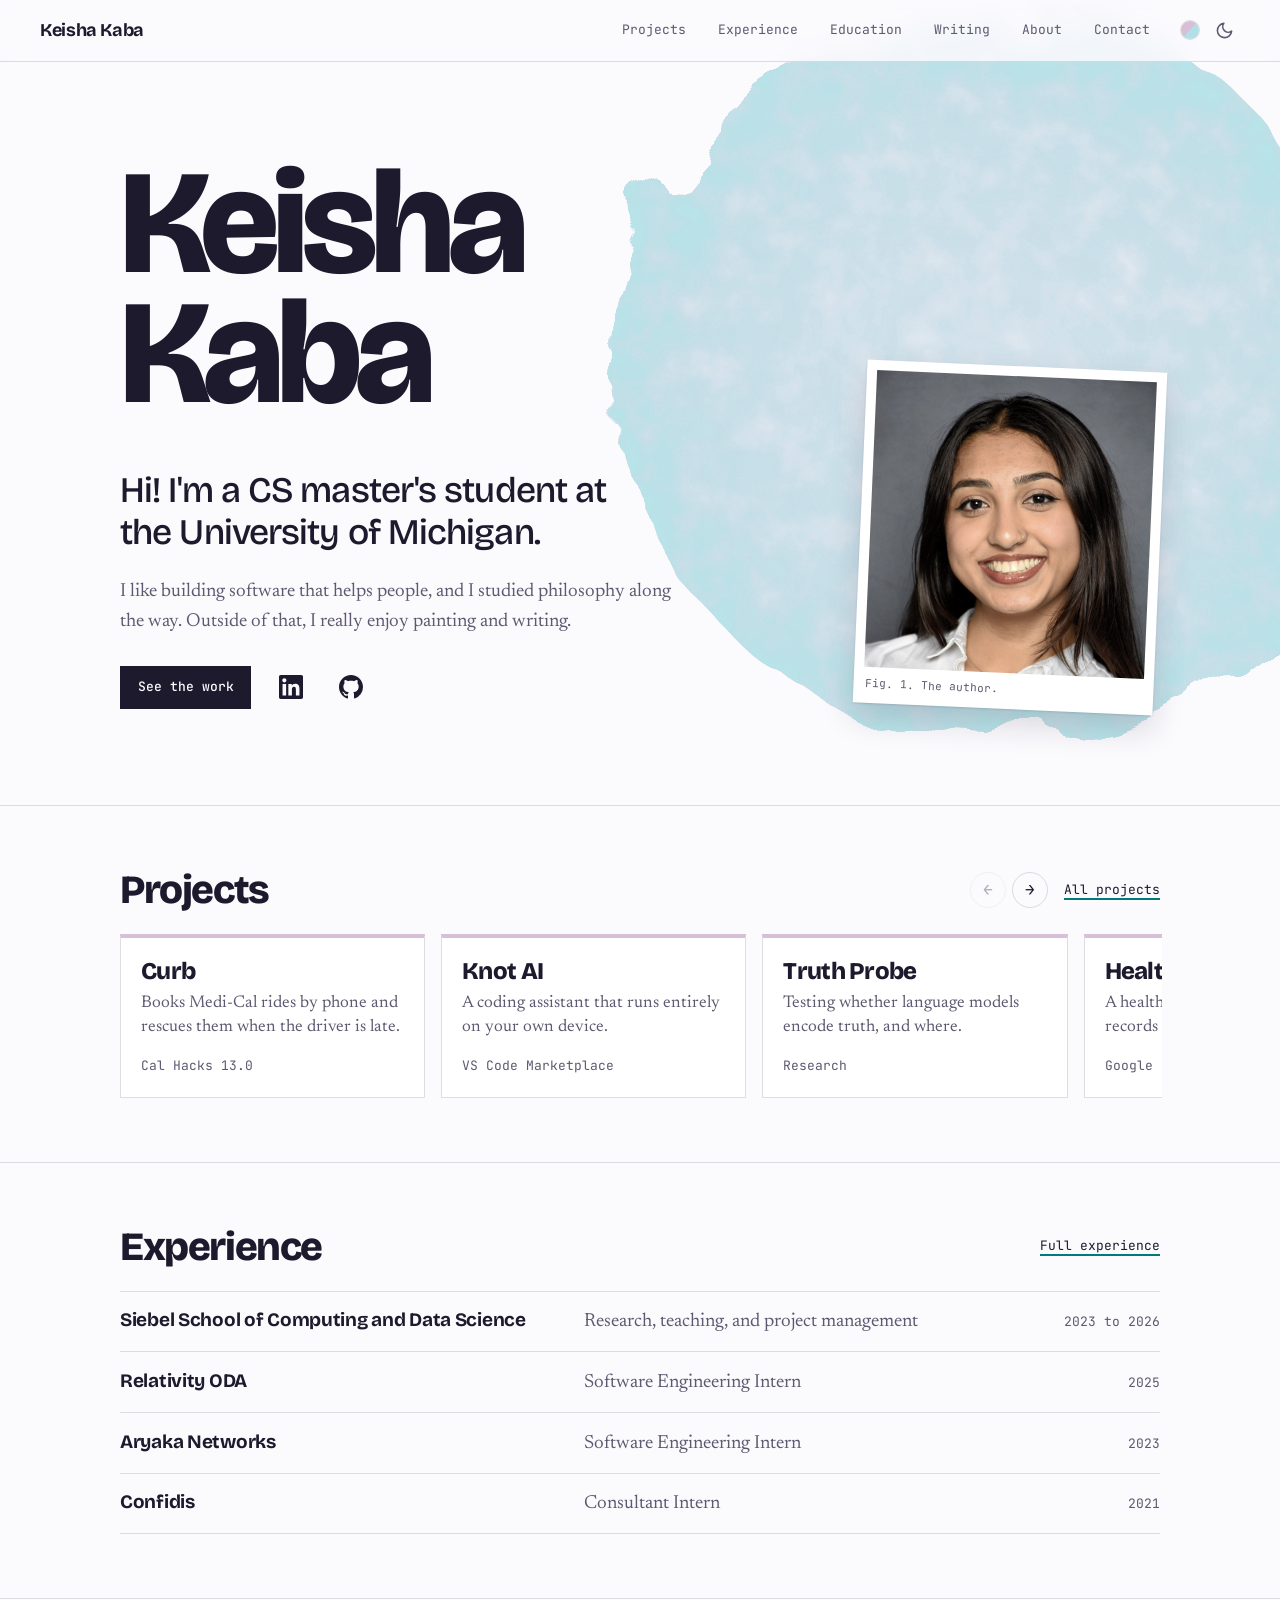
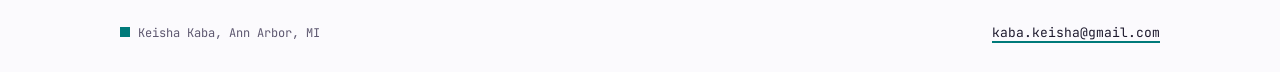
<file: index.html>
<!DOCTYPE html>
<html lang="en">
<head>
  <meta charset="UTF-8" />
  <meta name="viewport" content="width=device-width, initial-scale=1.0" />
  <title>Keisha Kaba</title>
  <meta name="description" content="Keisha Kaba is a master&#x27;s student in Computer Science &amp; Engineering at the University of Michigan, with a background in CS and philosophy." />
  <meta property="og:title" content="Keisha Kaba" />
  <meta property="og:description" content="Keisha Kaba is a master&#x27;s student in Computer Science &amp; Engineering at the University of Michigan, with a background in CS and philosophy." />
  <meta property="og:type" content="website" />
  <meta property="og:site_name" content="Keisha Kaba" />
  <meta property="og:url" content="https://keisha9.github.io/" />
  <meta property="og:image" content="https://keisha9.github.io/assets/img/og-card.jpg" />
  <meta property="og:image:width" content="1200" />
  <meta property="og:image:height" content="630" />
  <meta property="og:image:alt" content="Keisha Kaba&#x27;s name and photo on a watercolor wash, with the line: CS master&#x27;s student at the University of Michigan" />
  <meta name="twitter:card" content="summary_large_image" />
  <meta name="theme-color" content="#FBFAFD" media="(prefers-color-scheme: light)" />
  <meta name="theme-color" content="#15131F" media="(prefers-color-scheme: dark)" />
  <link rel="icon" href="assets/img/favicon.svg" type="image/svg+xml" />
  <link rel="stylesheet" href="assets/css/style.css" />
  <script src="assets/js/site.js"></script>
</head>
<body>
  <a class="skip" href="#content">Skip to content</a>
  <nav class="site-nav" aria-label="Main">
    <div class="wrap">
      <a class="brand" href="index.html">Keisha Kaba</a>
      <ul class="nav-links">
        <li><a href="projects.html">Projects</a></li>
        <li><a href="experience.html">Experience</a></li>
        <li><a href="education.html">Education</a></li>
        <li><a href="writing.html">Writing</a></li>
        <li><a href="profile.html">About</a></li>
        <li><a href="contact.html">Contact</a></li>
      </ul>
      <div class="nav-tools">
        <button type="button" class="paint-dot" data-paint-dot hidden></button>
        <button type="button" class="theme-toggle" data-theme-toggle hidden></button>
      </div>
    </div>
  </nav>
  <main id="content">
    <section class="hero">
      <div class="wash" aria-hidden="true"></div>
      <div class="wrap hero-grid">
        <div>
          <h1><span>Keisha</span><span>Kaba</span></h1>
          <p class="hero-statement">Hi! I'm a CS master's student at the University of Michigan.</p>
          <p class="hero-sub">I like building software that helps people, and I studied philosophy along the way. Outside of that, I really enjoy painting and writing.</p>
          <div class="actions">
            <a class="button" href="projects.html">See the work</a>
            <a class="icon-link" href="https://linkedin.com/in/keishakaba" target="_blank" rel="noopener" aria-label="LinkedIn" title="LinkedIn"><svg viewBox="0 0 24 24" aria-hidden="true"><path d="M20.447 20.452h-3.554v-5.569c0-1.328-.027-3.037-1.852-3.037-1.853 0-2.136 1.445-2.136 2.939v5.667H9.351V9h3.414v1.561h.046c.477-.9 1.637-1.85 3.37-1.85 3.601 0 4.267 2.37 4.267 5.455v6.286zM5.337 7.433c-1.144 0-2.063-.926-2.063-2.065 0-1.138.92-2.063 2.063-2.063 1.14 0 2.064.925 2.064 2.063 0 1.139-.925 2.065-2.064 2.065zm1.782 13.019H3.555V9h3.564v11.452zM22.225 0H1.771C.792 0 0 .774 0 1.729v20.542C0 23.227.792 24 1.771 24h20.451C23.2 24 24 23.227 24 22.271V1.729C24 .774 23.2 0 22.222 0h.003z"/></svg></a>
            <a class="icon-link" href="https://github.com/keisha9" target="_blank" rel="noopener" aria-label="GitHub" title="GitHub"><svg viewBox="0 0 16 16" aria-hidden="true"><path d="M8 0C3.58 0 0 3.58 0 8c0 3.54 2.29 6.53 5.47 7.59.4.07.55-.17.55-.38 0-.19-.01-.82-.01-1.49-2.01.37-2.53-.49-2.69-.94-.09-.23-.48-.94-.82-1.13-.28-.15-.68-.52-.01-.53.63-.01 1.08.58 1.23.82.72 1.21 1.87.87 2.33.66.07-.52.28-.87.51-1.07-1.78-.2-3.64-.89-3.64-3.95 0-.87.31-1.59.82-2.15-.08-.2-.36-1.02.08-2.12 0 0 .67-.21 2.2.82.64-.18 1.32-.27 2-.27.68 0 1.36.09 2 .27 1.53-1.04 2.2-.82 2.2-.82.44 1.1.16 1.92.08 2.12.51.56.82 1.27.82 2.15 0 3.07-1.87 3.75-3.65 3.95.29.25.54.73.54 1.48 0 1.07-.01 1.93-.01 2.2 0 .21.15.46.55.38A8.013 8.013 0 0016 8c0-4.42-3.58-8-8-8z"/></svg></a>
          </div>
        </div>
        <figure class="print">
          <img src="assets/img/keisha.jpg" width="800" height="848" alt="Keisha Kaba smiling in a white collared shirt against a gray backdrop" />
          <figcaption>Fig. 1. The author.</figcaption>
        </figure>
      </div>
    </section>

    <section class="home-section">
      <div class="wrap">
        <div class="home-head">
          <h2>Projects</h2>
          <div class="carousel-controls" data-carousel-controls hidden>
            <button type="button" data-carousel-prev aria-label="Previous projects">←</button>
            <button type="button" data-carousel-next aria-label="Next projects">→</button>
          </div>
          <a class="text-link" href="projects.html">All projects</a>
        </div>
        <div class="carousel" data-carousel>
          <a class="card" href="projects.html#curb">
            <h3>Curb</h3>
            <p>Books Medi-Cal rides by phone and rescues them when the driver is late.</p>
            <span class="meta">Cal Hacks 13.0</span>
          </a>
          <a class="card" href="projects.html#knot">
            <h3>Knot AI</h3>
            <p>A coding assistant that runs entirely on your own device.</p>
            <span class="meta">VS Code Marketplace</span>
          </a>
          <a class="card" href="projects.html#truth-probe">
            <h3>Truth Probe</h3>
            <p>Testing whether language models encode truth, and where.</p>
            <span class="meta">Research</span>
          </a>
          <a class="card" href="projects.html#healthconnect">
            <h3>HealthConnect</h3>
            <p>A health platform handling 50M+ records from NHANES and Fitbit.</p>
            <span class="meta">Google Cloud, Node.js</span>
          </a>
          <a class="card" href="projects.html#seek-bot">
            <h3>Seek Bot</h3>
            <p>A Raspberry Pi vehicle that finds an object you describe.</p>
            <span class="meta">HackIllinois</span>
          </a>
        </div>
      </div>
    </section>

    <section class="home-section">
      <div class="wrap">
        <div class="home-head">
          <h2>Experience</h2>
          <a class="text-link" href="experience.html">Full experience</a>
        </div>
        <ul class="timeline">
          <li><a href="experience.html"><span class="timeline-org">Siebel School of Computing and Data Science</span><span class="timeline-role">Research, teaching, and project management</span><span class="meta">2023 to 2026</span></a></li>
          <li><a href="experience.html"><span class="timeline-org">Relativity ODA</span><span class="timeline-role">Software Engineering Intern</span><span class="meta">2025</span></a></li>
          <li><a href="experience.html"><span class="timeline-org">Aryaka Networks</span><span class="timeline-role">Software Engineering Intern</span><span class="meta">2023</span></a></li>
          <li><a href="experience.html"><span class="timeline-org">Confidis</span><span class="timeline-role">Consultant Intern</span><span class="meta">2021</span></a></li>
        </ul>
      </div>
    </section>
  </main>
  <footer class="site-footer">
    <div class="wrap">
      <span><span class="tomb" aria-hidden="true">∎</span>Keisha Kaba, Ann Arbor, MI</span>
      <a class="text-link" href="mailto:kaba.keisha@gmail.com">kaba.keisha@gmail.com</a>
    </div>
  </footer>
</body>
</html>
</file>
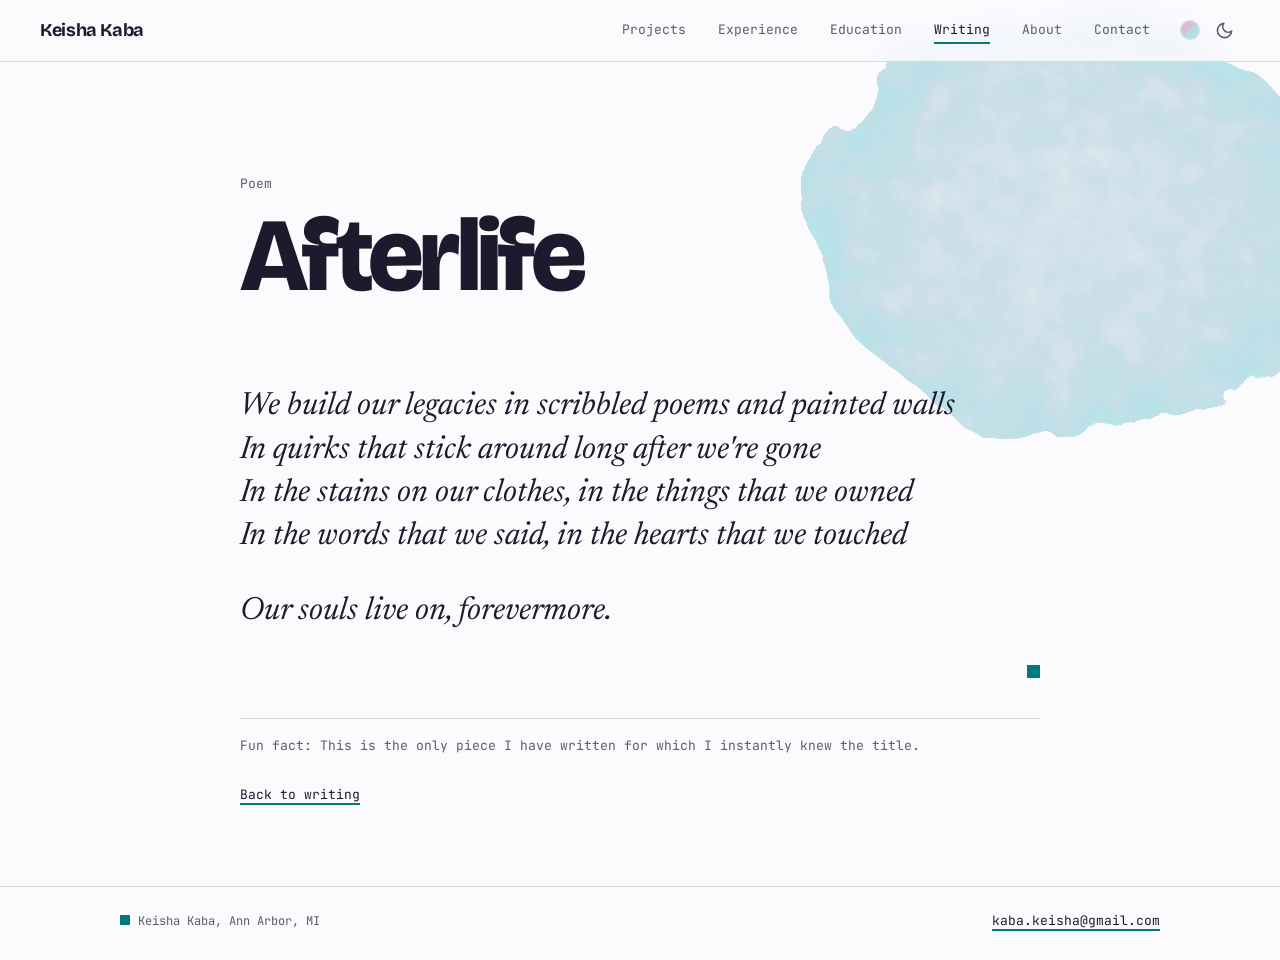
<file: afterlife.html>
<!DOCTYPE html>
<html lang="en">
<head>
  <meta charset="UTF-8" />
  <meta name="viewport" content="width=device-width, initial-scale=1.0" />
  <title>Afterlife · Keisha Kaba</title>
  <meta name="description" content="A poem by Keisha Kaba about the traces we leave behind." />
  <meta property="og:title" content="Afterlife · Keisha Kaba" />
  <meta property="og:description" content="A poem by Keisha Kaba about the traces we leave behind." />
  <meta property="og:type" content="website" />
  <meta property="og:site_name" content="Keisha Kaba" />
  <meta property="og:url" content="https://keisha9.github.io/afterlife.html" />
  <meta property="og:image" content="https://keisha9.github.io/assets/img/og-card.jpg" />
  <meta property="og:image:width" content="1200" />
  <meta property="og:image:height" content="630" />
  <meta property="og:image:alt" content="Keisha Kaba&#x27;s name and photo on a watercolor wash, with the line: CS master&#x27;s student at the University of Michigan" />
  <meta name="twitter:card" content="summary_large_image" />
  <meta name="theme-color" content="#FBFAFD" media="(prefers-color-scheme: light)" />
  <meta name="theme-color" content="#15131F" media="(prefers-color-scheme: dark)" />
  <link rel="icon" href="assets/img/favicon.svg" type="image/svg+xml" />
  <link rel="stylesheet" href="assets/css/style.css" />
  <script src="assets/js/site.js"></script>
</head>
<body>
  <a class="skip" href="#content">Skip to content</a>
  <nav class="site-nav" aria-label="Main">
    <div class="wrap">
      <a class="brand" href="index.html">Keisha Kaba</a>
      <ul class="nav-links">
        <li><a href="projects.html">Projects</a></li>
        <li><a href="experience.html">Experience</a></li>
        <li><a href="education.html">Education</a></li>
        <li><a href="writing.html" aria-current="page">Writing</a></li>
        <li><a href="profile.html">About</a></li>
        <li><a href="contact.html">Contact</a></li>
      </ul>
      <div class="nav-tools">
        <button type="button" class="paint-dot" data-paint-dot hidden></button>
        <button type="button" class="theme-toggle" data-theme-toggle hidden></button>
      </div>
    </div>
  </nav>
  <main id="content">
    <header class="page-header">
      <div class="wash" aria-hidden="true"></div>
      <div class="wrap reading-head">
        <p class="meta">Poem</p>
        <h1>Afterlife</h1>
      </div>
    </header>
    <div class="wrap">
      <article class="reading">
        <p class="poem">
          <span>We build our legacies in scribbled poems and painted walls</span>
          <span>In quirks that stick around long after we're gone</span>
          <span>In the stains on our clothes, in the things that we owned</span>
          <span>In the words that we said, in the hearts that we touched</span>
          <span class="last">Our souls live on, forevermore.</span>
        </p>
        <span class="qed" aria-hidden="true">∎</span>
        <p class="fun-fact">Fun fact: This is the only piece I have written for which I instantly knew the title.</p>
        <div class="actions"><a class="text-link" href="writing.html">Back to writing</a></div>
      </article>
    </div>
  </main>
  <footer class="site-footer">
    <div class="wrap">
      <span><span class="tomb" aria-hidden="true">∎</span>Keisha Kaba, Ann Arbor, MI</span>
      <a class="text-link" href="mailto:kaba.keisha@gmail.com">kaba.keisha@gmail.com</a>
    </div>
  </footer>
</body>
</html>
</file>
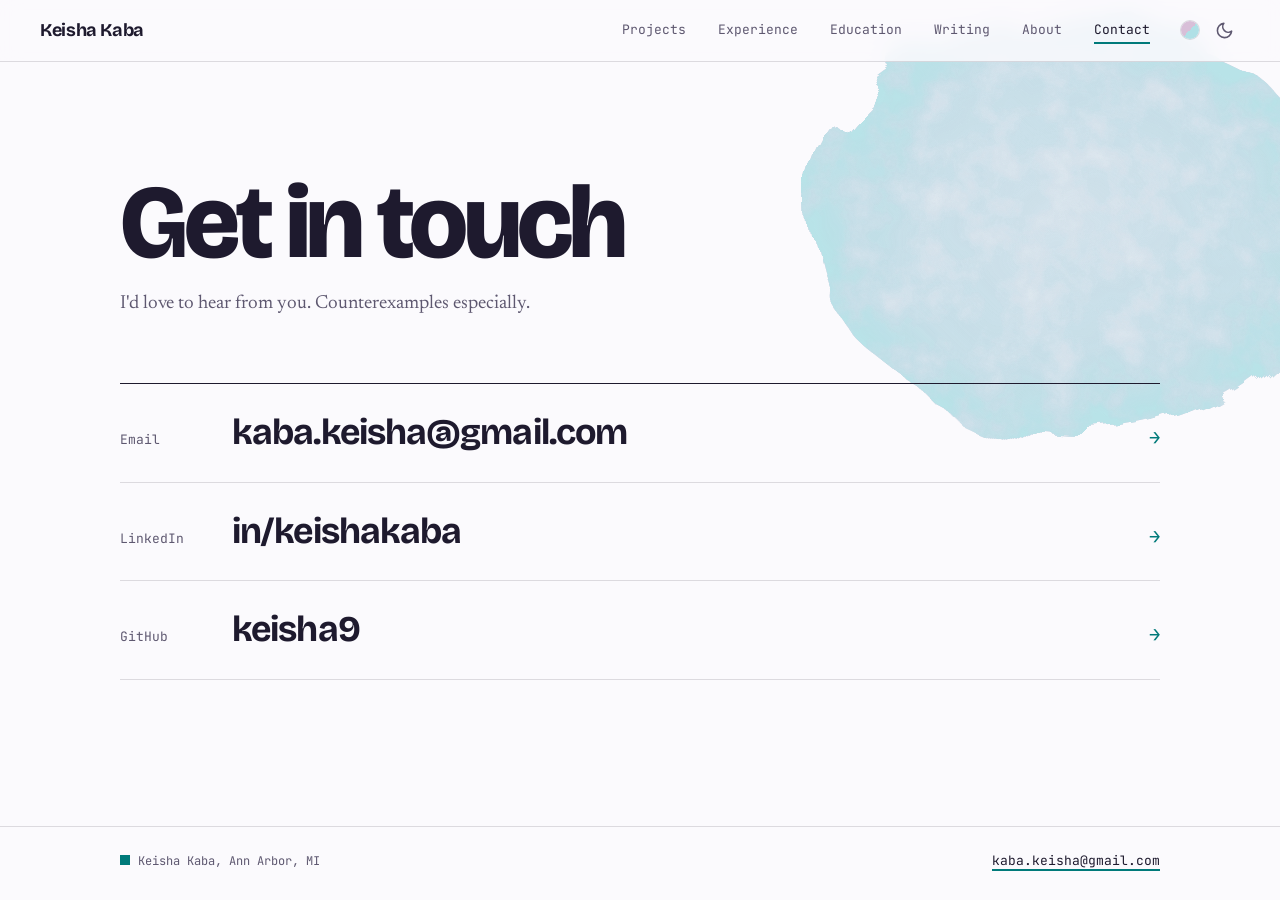
<file: contact.html>
<!DOCTYPE html>
<html lang="en">
<head>
  <meta charset="UTF-8" />
  <meta name="viewport" content="width=device-width, initial-scale=1.0" />
  <title>Contact · Keisha Kaba</title>
  <meta name="description" content="How to reach Keisha Kaba." />
  <meta property="og:title" content="Contact · Keisha Kaba" />
  <meta property="og:description" content="How to reach Keisha Kaba." />
  <meta property="og:type" content="website" />
  <meta property="og:site_name" content="Keisha Kaba" />
  <meta property="og:url" content="https://keisha9.github.io/contact.html" />
  <meta property="og:image" content="https://keisha9.github.io/assets/img/og-card.jpg" />
  <meta property="og:image:width" content="1200" />
  <meta property="og:image:height" content="630" />
  <meta property="og:image:alt" content="Keisha Kaba&#x27;s name and photo on a watercolor wash, with the line: CS master&#x27;s student at the University of Michigan" />
  <meta name="twitter:card" content="summary_large_image" />
  <meta name="theme-color" content="#FBFAFD" media="(prefers-color-scheme: light)" />
  <meta name="theme-color" content="#15131F" media="(prefers-color-scheme: dark)" />
  <link rel="icon" href="assets/img/favicon.svg" type="image/svg+xml" />
  <link rel="stylesheet" href="assets/css/style.css" />
  <script src="assets/js/site.js"></script>
</head>
<body>
  <a class="skip" href="#content">Skip to content</a>
  <nav class="site-nav" aria-label="Main">
    <div class="wrap">
      <a class="brand" href="index.html">Keisha Kaba</a>
      <ul class="nav-links">
        <li><a href="projects.html">Projects</a></li>
        <li><a href="experience.html">Experience</a></li>
        <li><a href="education.html">Education</a></li>
        <li><a href="writing.html">Writing</a></li>
        <li><a href="profile.html">About</a></li>
        <li><a href="contact.html" aria-current="page">Contact</a></li>
      </ul>
      <div class="nav-tools">
        <button type="button" class="paint-dot" data-paint-dot hidden></button>
        <button type="button" class="theme-toggle" data-theme-toggle hidden></button>
      </div>
    </div>
  </nav>
  <main id="content">
    <header class="page-header">
      <div class="wash" aria-hidden="true"></div>
      <div class="wrap">
        <h1>Get in touch</h1>
        <p>I'd love to hear from you. Counterexamples especially.</p>
      </div>
    </header>
    <div class="wrap">
      <ul class="contact-list">
        <li><a href="mailto:kaba.keisha@gmail.com"><span class="meta">Email</span><span class="contact-value">kaba.keisha@gmail.com</span><span class="arrow" aria-hidden="true">→</span></a></li>
        <li><a href="https://linkedin.com/in/keishakaba" target="_blank" rel="noopener"><span class="meta">LinkedIn</span><span class="contact-value">in/keishakaba</span><span class="arrow" aria-hidden="true">→</span></a></li>
        <li><a href="https://github.com/keisha9" target="_blank" rel="noopener"><span class="meta">GitHub</span><span class="contact-value">keisha9</span><span class="arrow" aria-hidden="true">→</span></a></li>
      </ul>
    </div>
  </main>
  <footer class="site-footer">
    <div class="wrap">
      <span><span class="tomb" aria-hidden="true">∎</span>Keisha Kaba, Ann Arbor, MI</span>
      <a class="text-link" href="mailto:kaba.keisha@gmail.com">kaba.keisha@gmail.com</a>
    </div>
  </footer>
</body>
</html>
</file>
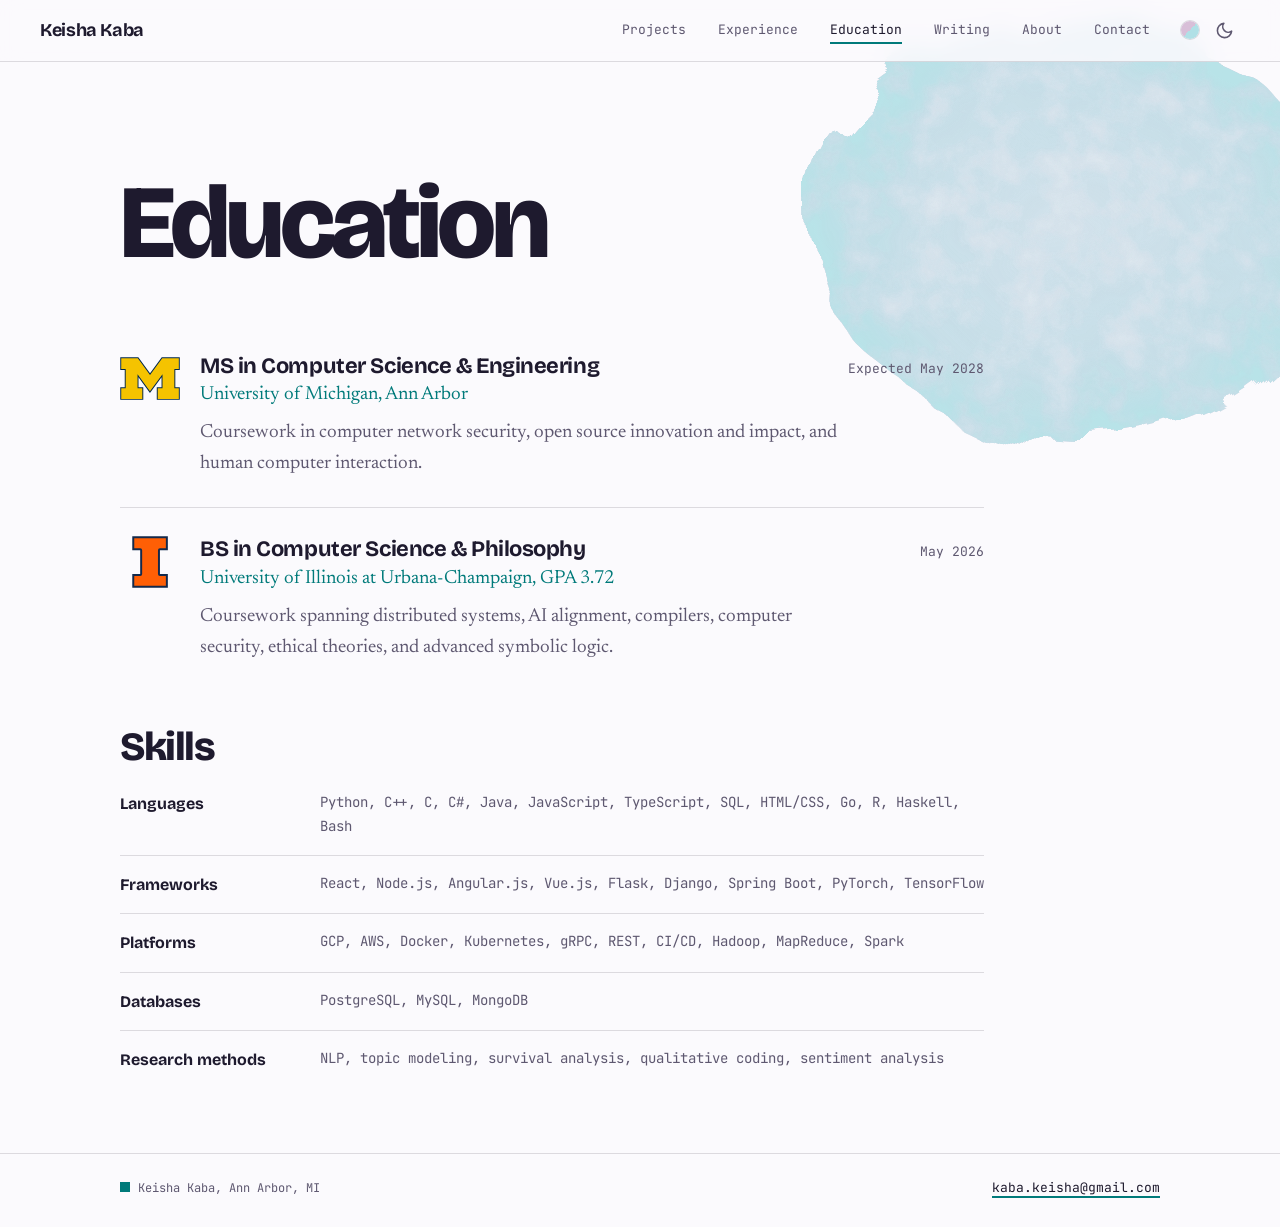
<file: education.html>
<!DOCTYPE html>
<html lang="en">
<head>
  <meta charset="UTF-8" />
  <meta name="viewport" content="width=device-width, initial-scale=1.0" />
  <title>Education · Keisha Kaba</title>
  <meta name="description" content="Keisha Kaba's education and technical skills." />
  <meta property="og:title" content="Education · Keisha Kaba" />
  <meta property="og:description" content="Keisha Kaba's education and technical skills." />
  <meta property="og:type" content="website" />
  <meta property="og:site_name" content="Keisha Kaba" />
  <meta property="og:url" content="https://keisha9.github.io/education.html" />
  <meta property="og:image" content="https://keisha9.github.io/assets/img/og-card.jpg" />
  <meta property="og:image:width" content="1200" />
  <meta property="og:image:height" content="630" />
  <meta property="og:image:alt" content="Keisha Kaba&#x27;s name and photo on a watercolor wash, with the line: CS master&#x27;s student at the University of Michigan" />
  <meta name="twitter:card" content="summary_large_image" />
  <meta name="theme-color" content="#FBFAFD" media="(prefers-color-scheme: light)" />
  <meta name="theme-color" content="#15131F" media="(prefers-color-scheme: dark)" />
  <link rel="icon" href="assets/img/favicon.svg" type="image/svg+xml" />
  <link rel="stylesheet" href="assets/css/style.css" />
  <script src="assets/js/site.js"></script>
</head>
<body>
  <a class="skip" href="#content">Skip to content</a>
  <nav class="site-nav" aria-label="Main">
    <div class="wrap">
      <a class="brand" href="index.html">Keisha Kaba</a>
      <ul class="nav-links">
        <li><a href="projects.html">Projects</a></li>
        <li><a href="experience.html">Experience</a></li>
        <li><a href="education.html" aria-current="page">Education</a></li>
        <li><a href="writing.html">Writing</a></li>
        <li><a href="profile.html">About</a></li>
        <li><a href="contact.html">Contact</a></li>
      </ul>
      <div class="nav-tools">
        <button type="button" class="paint-dot" data-paint-dot hidden></button>
        <button type="button" class="theme-toggle" data-theme-toggle hidden></button>
      </div>
    </div>
  </nav>
  <main id="content">
    <header class="page-header">
      <div class="wash" aria-hidden="true"></div>
      <div class="wrap">
        <h1>Education</h1>
      </div>
    </header>
    <div class="wrap">
      <div class="page-body">
      <div>
        <div class="entry school">
          <img class="school-logo" src="assets/img/logo-michigan.svg" width="294" height="212" alt="University of Michigan block M logo" />
          <div>
          <div class="entry-head"><h3>MS in Computer Science &amp; Engineering</h3><p class="meta">Expected May 2028</p></div>
          <p class="entry-org">University of Michigan, Ann Arbor</p>
          <p class="entry-desc">Coursework in computer network security, open source innovation and impact, and human computer interaction.</p>
          </div>
        </div>
        <div class="entry school">
          <img class="school-logo" src="assets/img/logo-illinois.svg" width="172" height="248" alt="University of Illinois block I logo" />
          <div>
          <div class="entry-head"><h3>BS in Computer Science &amp; Philosophy</h3><p class="meta">May 2026</p></div>
          <p class="entry-org">University of Illinois at Urbana-Champaign, GPA 3.72</p>
          <p class="entry-desc">Coursework spanning distributed systems, AI alignment, compilers, computer security, ethical theories, and advanced symbolic logic.</p>
          </div>
        </div>
      </div>
        <h2 class="page-section-title">Skills</h2>
        <dl class="toolbox">
        <div><dt>Languages</dt><dd>Python, C++, C, C#, Java, JavaScript, TypeScript, SQL, HTML/CSS, Go, R, Haskell, Bash</dd></div>
        <div><dt>Frameworks</dt><dd>React, Node.js, Angular.js, Vue.js, Flask, Django, Spring Boot, PyTorch, TensorFlow</dd></div>
        <div><dt>Platforms</dt><dd>GCP, AWS, Docker, Kubernetes, gRPC, REST, CI/CD, Hadoop, MapReduce, Spark</dd></div>
        <div><dt>Databases</dt><dd>PostgreSQL, MySQL, MongoDB</dd></div>
        <div><dt>Research methods</dt><dd>NLP, topic modeling, survival analysis, qualitative coding, sentiment analysis</dd></div>
</dl>
      </div>
    </div>
  </main>
  <footer class="site-footer">
    <div class="wrap">
      <span><span class="tomb" aria-hidden="true">∎</span>Keisha Kaba, Ann Arbor, MI</span>
      <a class="text-link" href="mailto:kaba.keisha@gmail.com">kaba.keisha@gmail.com</a>
    </div>
  </footer>
</body>
</html>
</file>
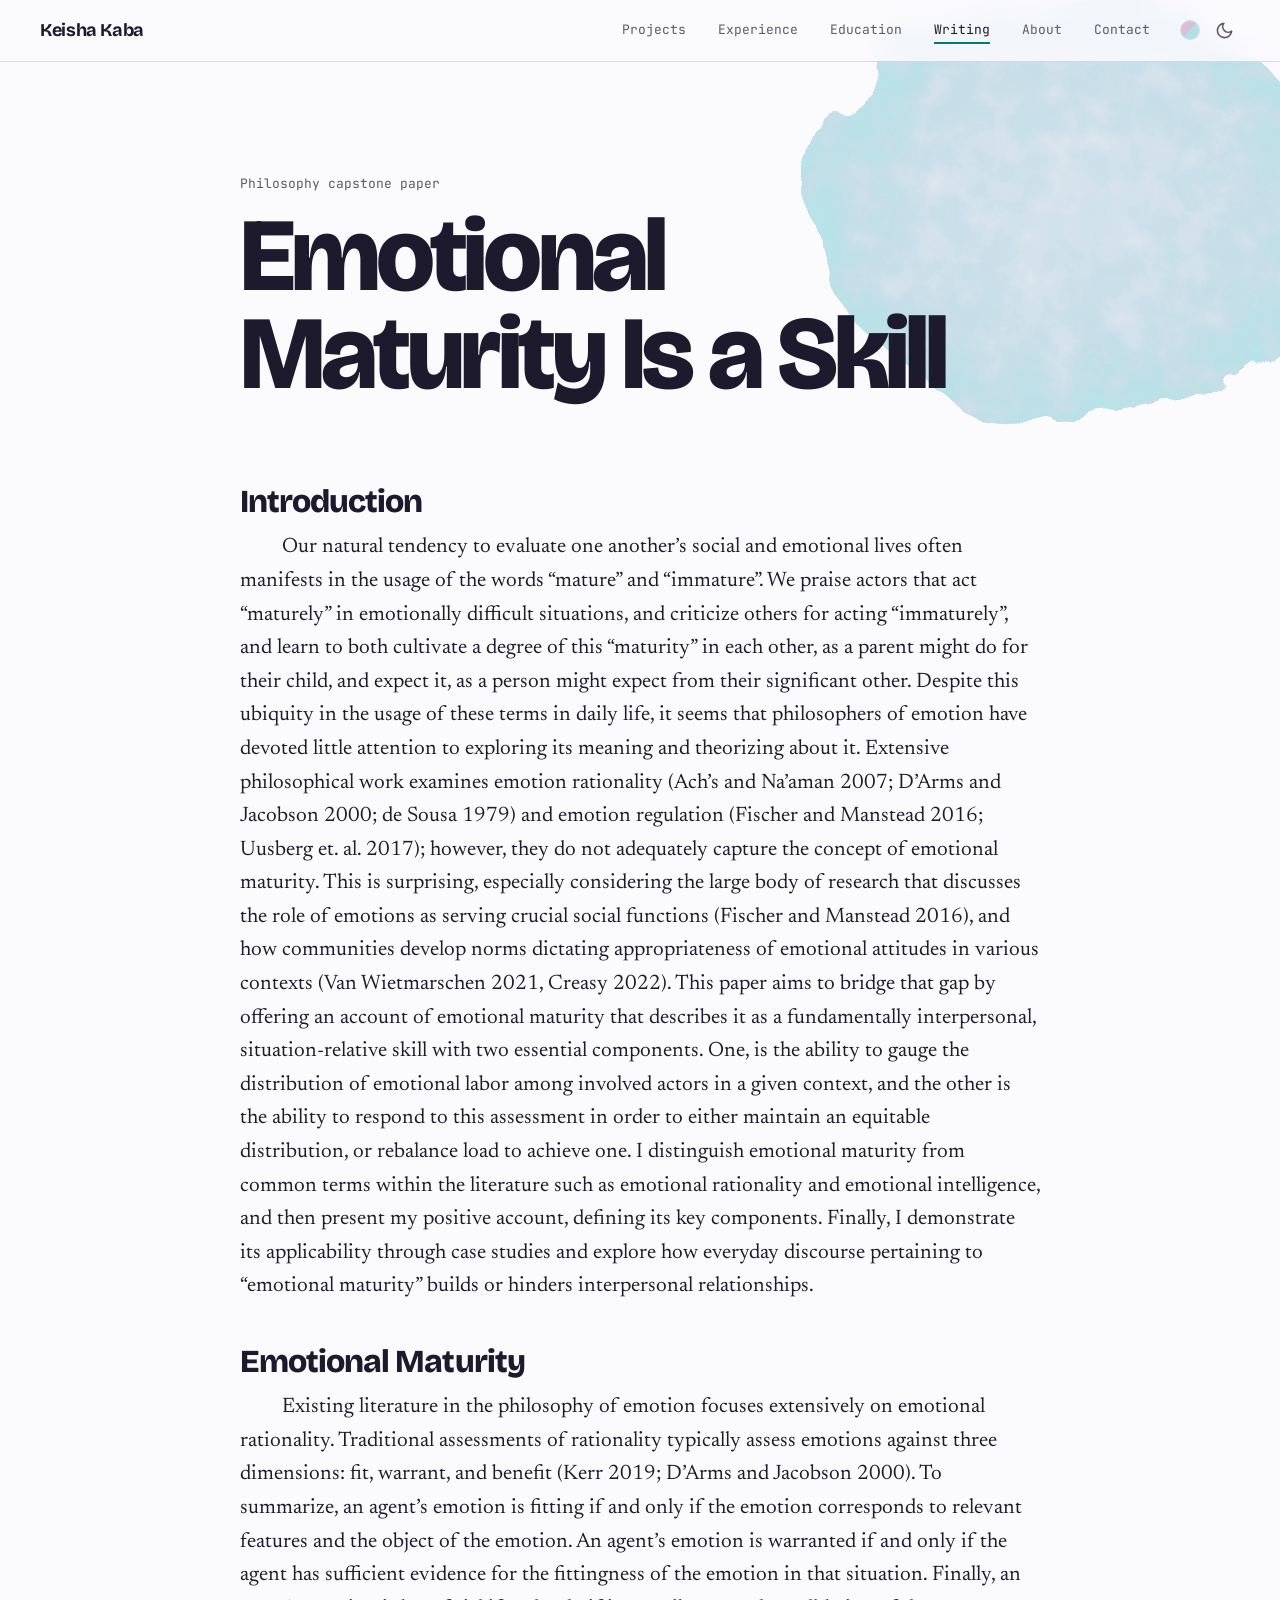
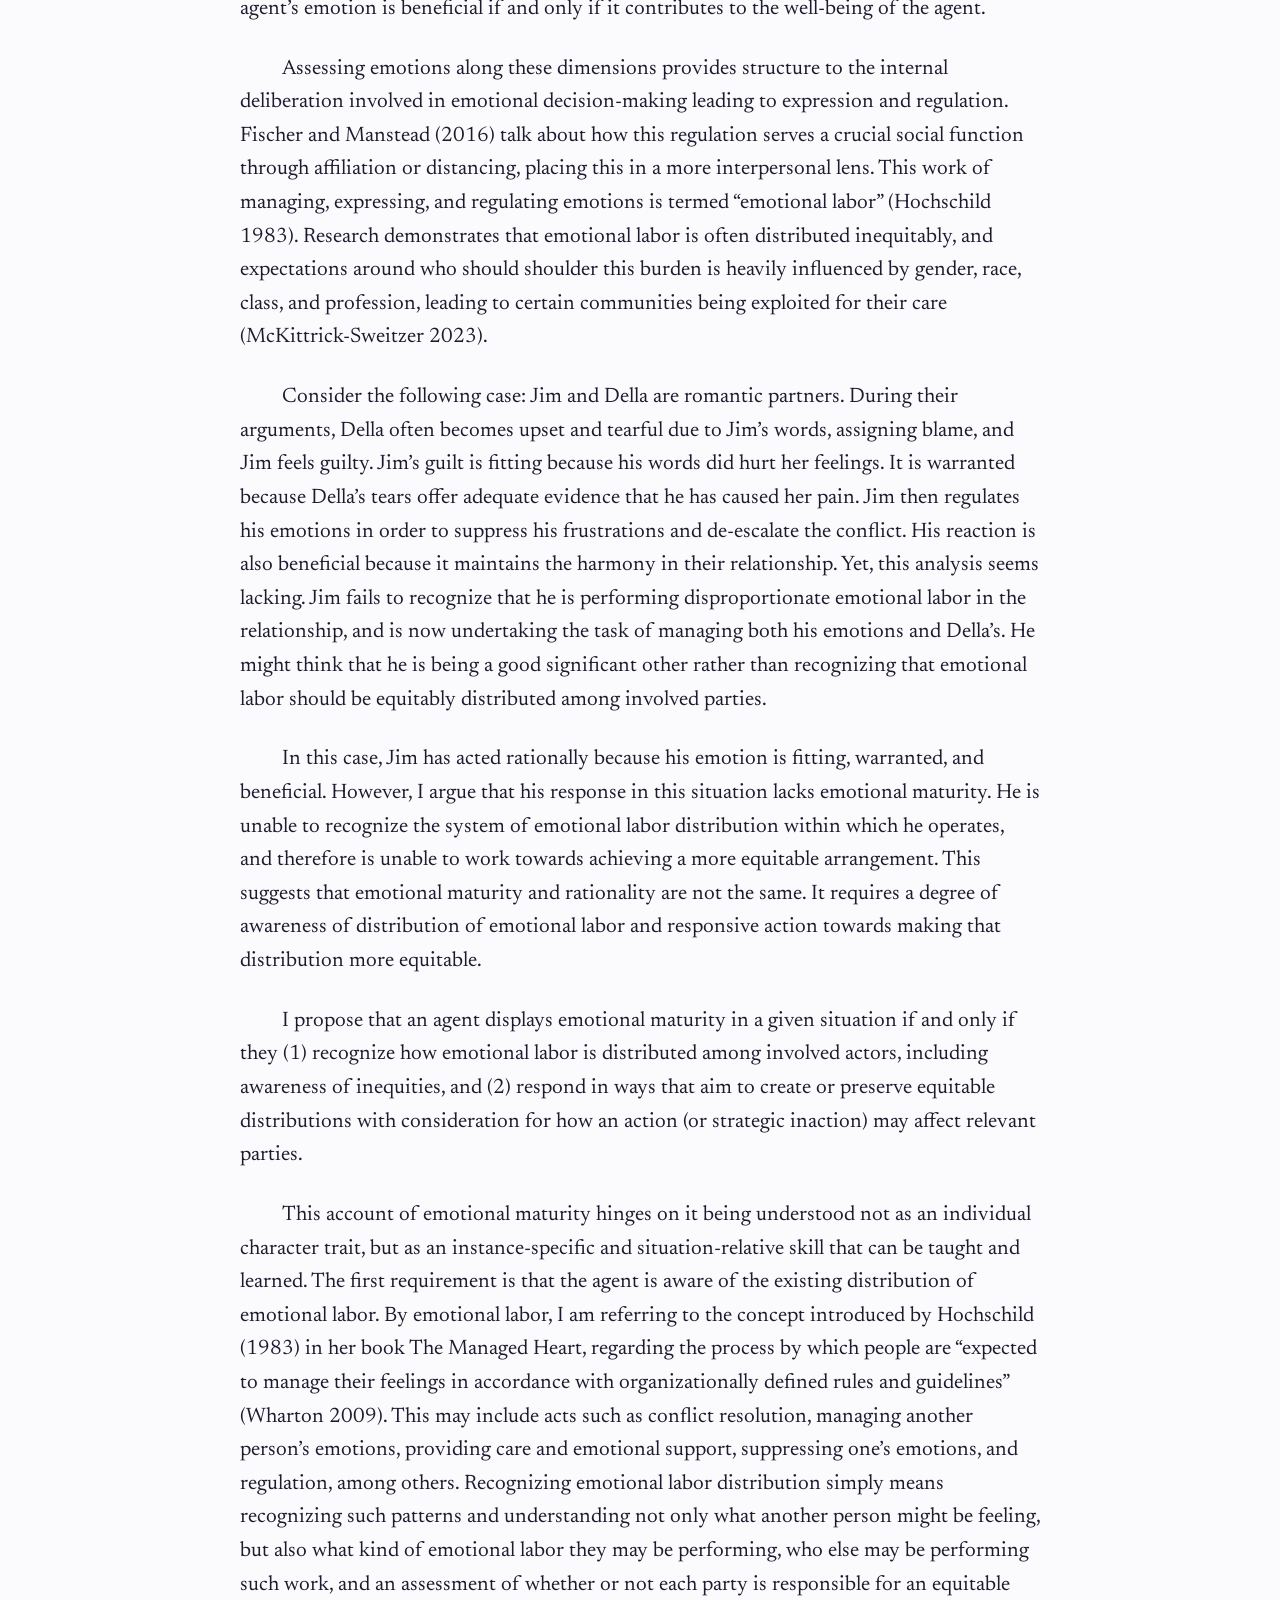
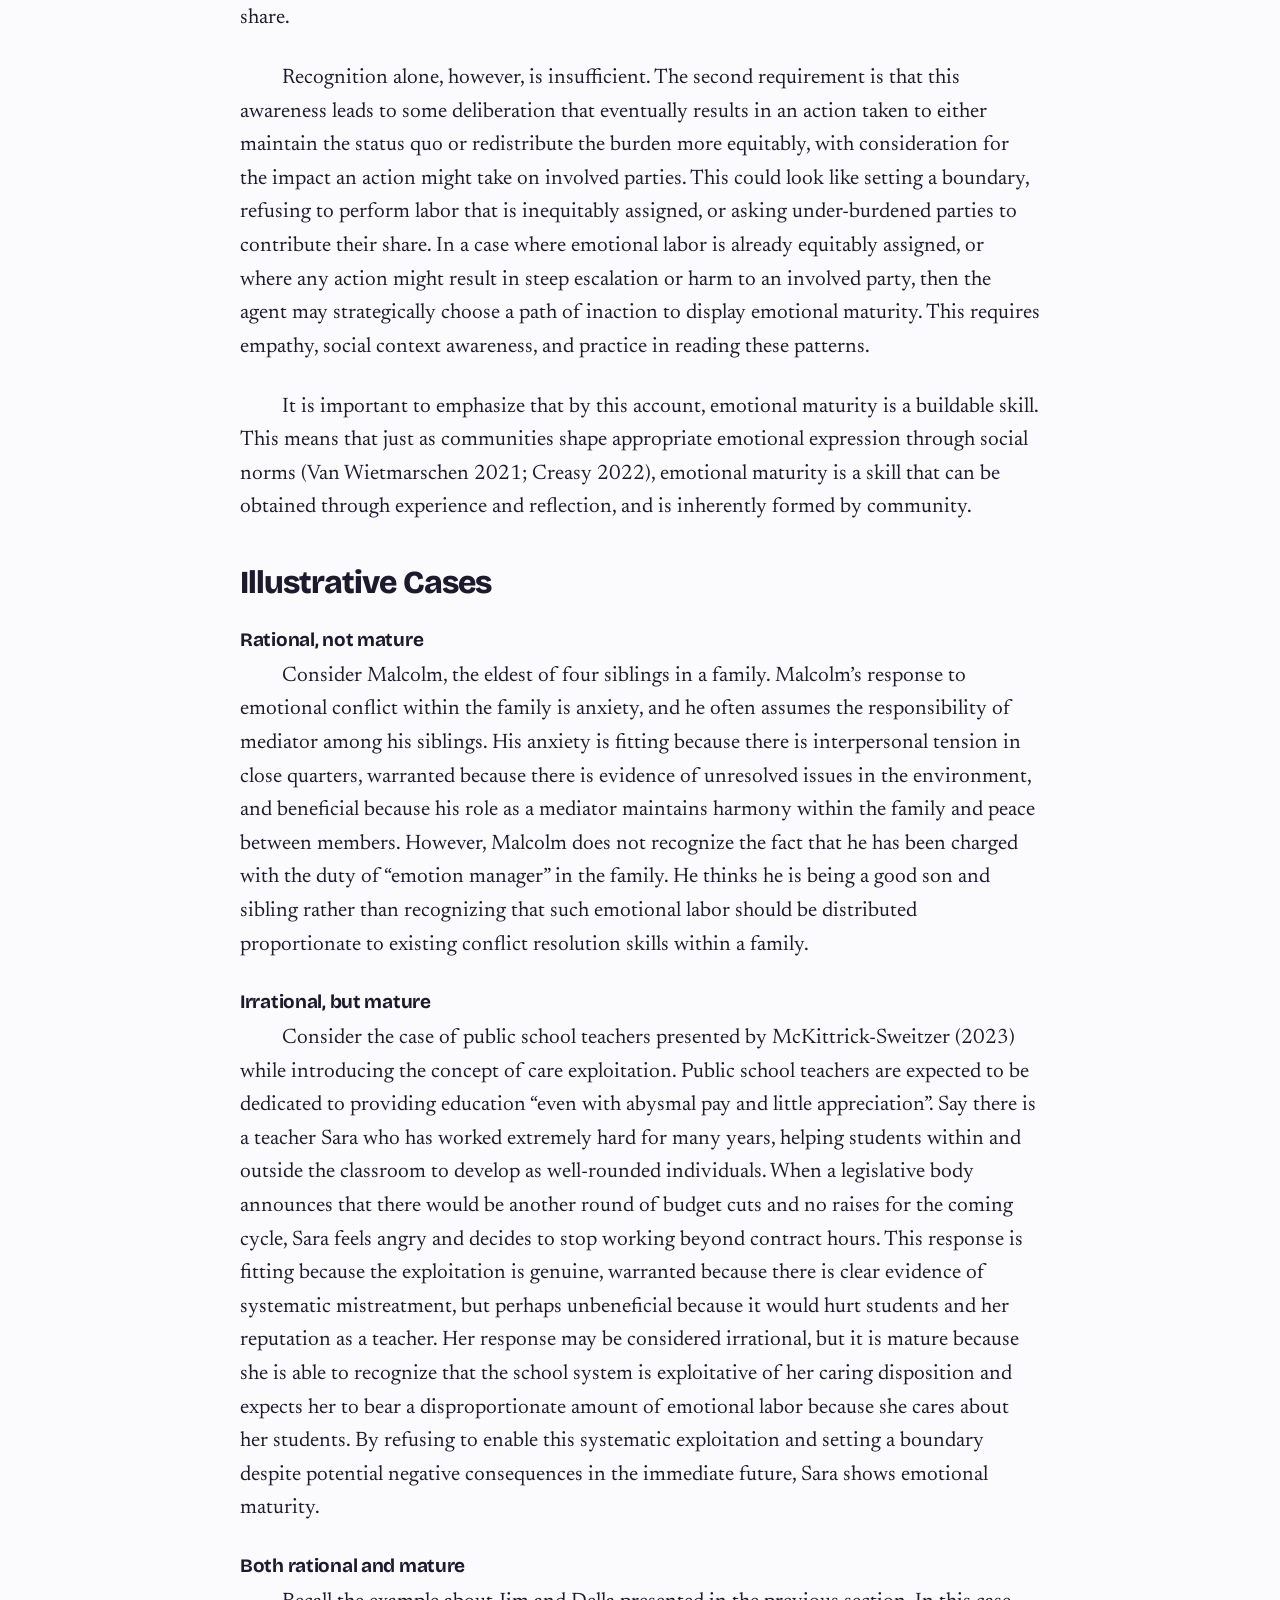
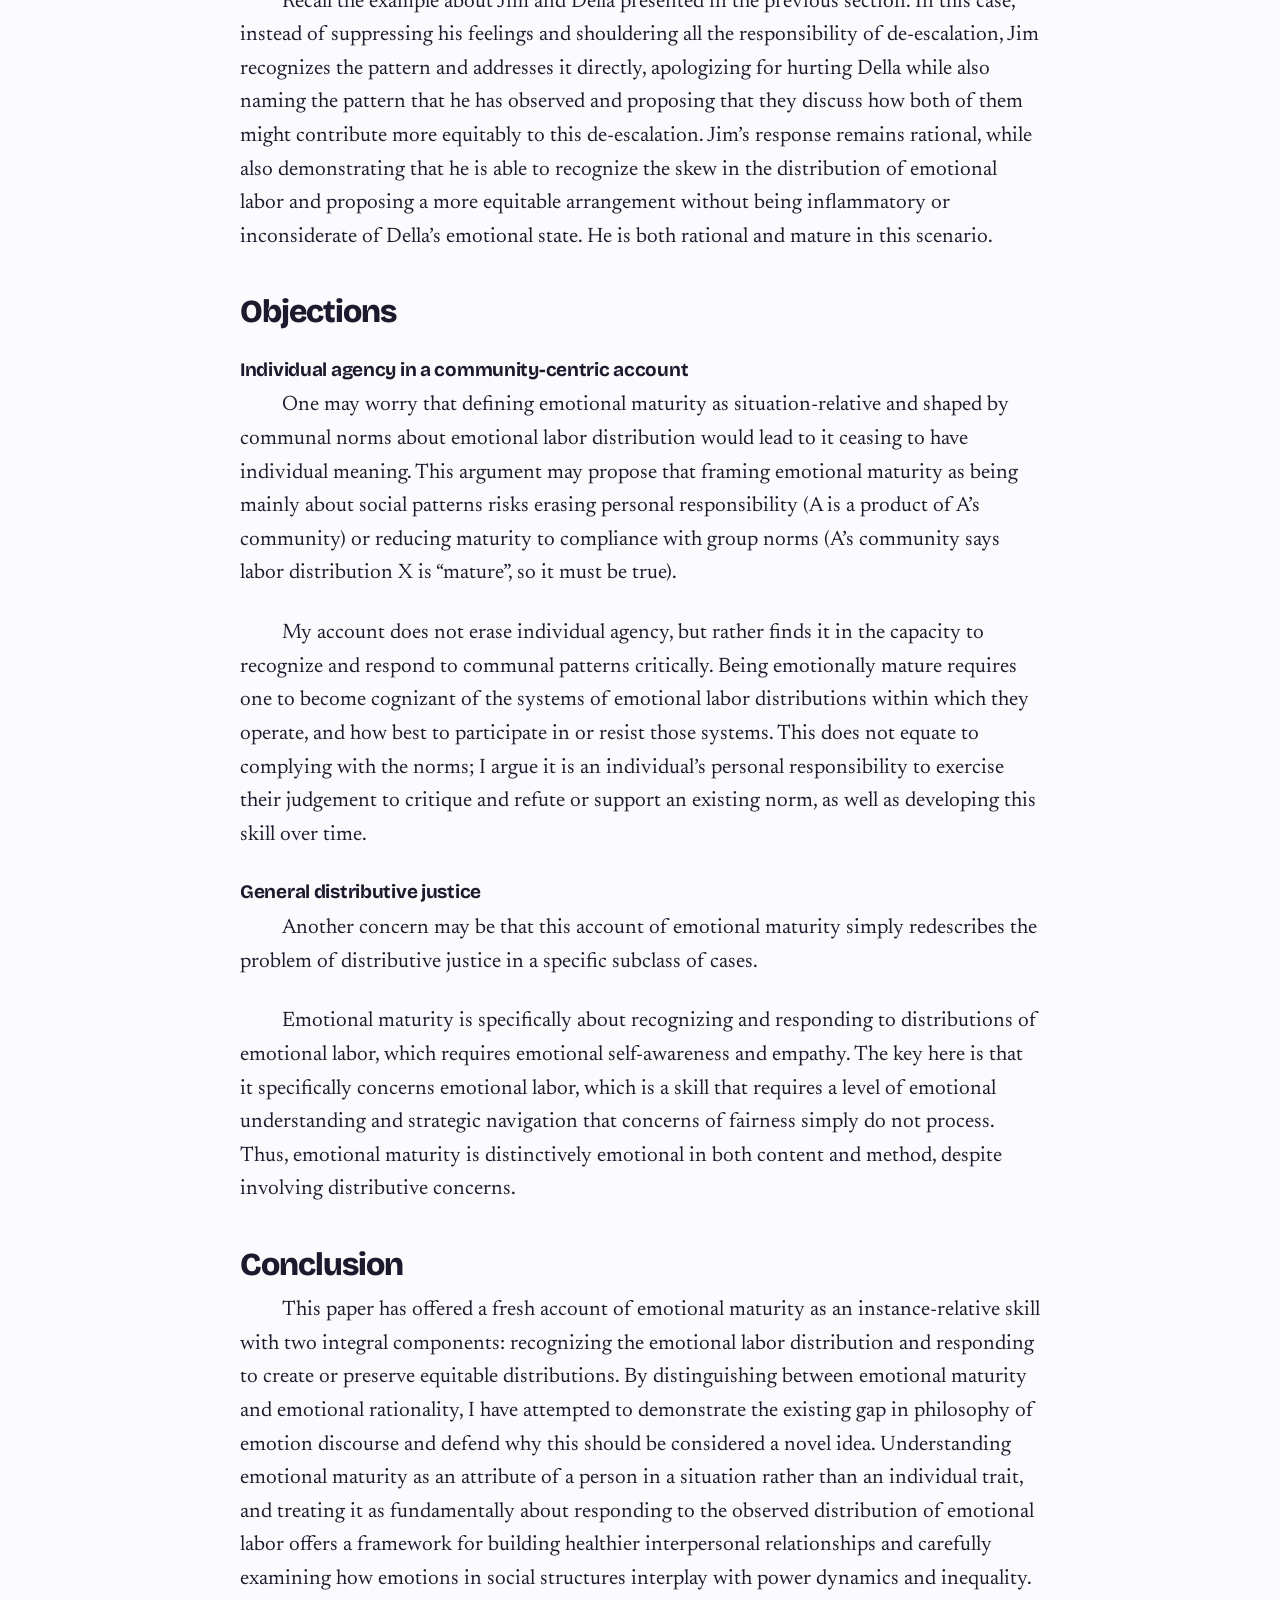
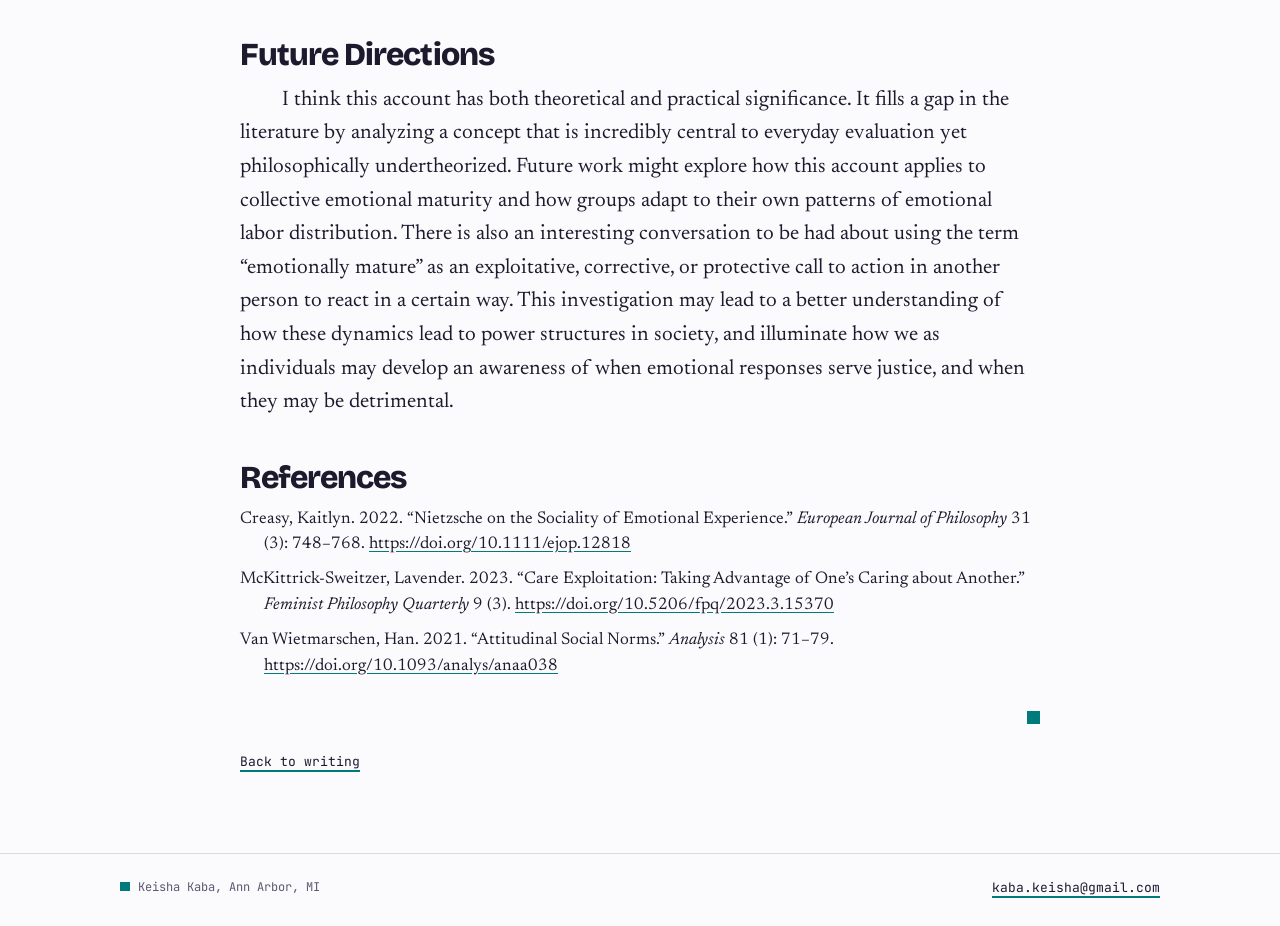
<file: emotional-maturity.html>
<!DOCTYPE html>
<html lang="en">
<head>
  <meta charset="UTF-8" />
  <meta name="viewport" content="width=device-width, initial-scale=1.0" />
  <title>Emotional Maturity Is a Skill · Keisha Kaba</title>
  <meta name="description" content="A philosophy capstone paper by Keisha Kaba on emotional maturity and how emotional labor is shared." />
  <meta property="og:title" content="Emotional Maturity Is a Skill · Keisha Kaba" />
  <meta property="og:description" content="A philosophy capstone paper by Keisha Kaba on emotional maturity and how emotional labor is shared." />
  <meta property="og:type" content="website" />
  <meta property="og:site_name" content="Keisha Kaba" />
  <meta property="og:url" content="https://keisha9.github.io/emotional-maturity.html" />
  <meta property="og:image" content="https://keisha9.github.io/assets/img/og-card.jpg" />
  <meta property="og:image:width" content="1200" />
  <meta property="og:image:height" content="630" />
  <meta property="og:image:alt" content="Keisha Kaba&#x27;s name and photo on a watercolor wash, with the line: CS master&#x27;s student at the University of Michigan" />
  <meta name="twitter:card" content="summary_large_image" />
  <meta name="theme-color" content="#FBFAFD" media="(prefers-color-scheme: light)" />
  <meta name="theme-color" content="#15131F" media="(prefers-color-scheme: dark)" />
  <link rel="icon" href="assets/img/favicon.svg" type="image/svg+xml" />
  <link rel="stylesheet" href="assets/css/style.css" />
  <script src="assets/js/site.js"></script>
</head>
<body>
  <a class="skip" href="#content">Skip to content</a>
  <nav class="site-nav" aria-label="Main">
    <div class="wrap">
      <a class="brand" href="index.html">Keisha Kaba</a>
      <ul class="nav-links">
        <li><a href="projects.html">Projects</a></li>
        <li><a href="experience.html">Experience</a></li>
        <li><a href="education.html">Education</a></li>
        <li><a href="writing.html" aria-current="page">Writing</a></li>
        <li><a href="profile.html">About</a></li>
        <li><a href="contact.html">Contact</a></li>
      </ul>
      <div class="nav-tools">
        <button type="button" class="paint-dot" data-paint-dot hidden></button>
        <button type="button" class="theme-toggle" data-theme-toggle hidden></button>
      </div>
    </div>
  </nav>
  <main id="content">
    <header class="page-header">
      <div class="wash" aria-hidden="true"></div>
      <div class="wrap reading-head">
        <p class="meta">Philosophy capstone paper</p>
        <h1>Emotional Maturity Is a Skill</h1>
      </div>
    </header>
    <div class="wrap">
      <article class="reading paper">
        <h2>Introduction</h2>
        <p>Our natural tendency to evaluate one another’s social and emotional lives often manifests in the usage of the words “mature” and “immature”. We praise actors that act “maturely” in emotionally difficult situations, and criticize others for acting “immaturely”, and learn to both cultivate a degree of this “maturity” in each other, as a parent might do for their child, and expect it, as a person might expect from their significant other. Despite this ubiquity in the usage of these terms in daily life, it seems that philosophers of emotion have devoted little attention to exploring its meaning and theorizing about it. Extensive philosophical work examines emotion rationality (Ach’s and Na’aman 2007; D’Arms and Jacobson 2000; de Sousa 1979) and emotion regulation (Fischer and Manstead 2016; Uusberg et. al. 2017); however, they do not adequately capture the concept of emotional maturity. This is surprising, especially considering the large body of research that discusses the role of emotions as serving crucial social functions (Fischer and Manstead 2016), and how communities develop norms dictating appropriateness of emotional attitudes in various contexts (Van Wietmarschen 2021, Creasy 2022). This paper aims to bridge that gap by offering an account of emotional maturity that describes it as a fundamentally interpersonal, situation-relative skill with two essential components. One, is the ability to gauge the distribution of emotional labor among involved actors in a given context, and the other is the ability to respond to this assessment in order to either maintain an equitable distribution, or rebalance load to achieve one. I distinguish emotional maturity from common terms within the literature such as emotional rationality and emotional intelligence, and then present my positive account, defining its key components. Finally, I demonstrate its applicability through case studies and explore how everyday discourse pertaining to “emotional maturity” builds or hinders interpersonal relationships.</p>
        <h2>Emotional Maturity</h2>
        <p>Existing literature in the philosophy of emotion focuses extensively on emotional rationality. Traditional assessments of rationality typically assess emotions against three dimensions: fit, warrant, and benefit (Kerr 2019; D’Arms and Jacobson 2000). To summarize, an agent’s emotion is fitting if and only if the emotion corresponds to relevant features and the object of the emotion. An agent’s emotion is warranted if and only if the agent has sufficient evidence for the fittingness of the emotion in that situation. Finally, an agent’s emotion is beneficial if and only if it contributes to the well-being of the agent.</p>
        <p>Assessing emotions along these dimensions provides structure to the internal deliberation involved in emotional decision-making leading to expression and regulation. Fischer and Manstead (2016) talk about how this regulation serves a crucial social function through affiliation or distancing, placing this in a more interpersonal lens. This work of managing, expressing, and regulating emotions is termed “emotional labor” (Hochschild 1983). Research demonstrates that emotional labor is often distributed inequitably, and expectations around who should shoulder this burden is heavily influenced by gender, race, class, and profession, leading to certain communities being exploited for their care (McKittrick-Sweitzer 2023).</p>
        <p>Consider the following case: Jim and Della are romantic partners. During their arguments, Della often becomes upset and tearful due to Jim’s words, assigning blame, and Jim feels guilty. Jim’s guilt is fitting because his words did hurt her feelings. It is warranted because Della’s tears offer adequate evidence that he has caused her pain. Jim then regulates his emotions in order to suppress his frustrations and de-escalate the conflict. His reaction is also beneficial because it maintains the harmony in their relationship. Yet, this analysis seems lacking. Jim fails to recognize that he is performing disproportionate emotional labor in the relationship, and is now undertaking the task of managing both his emotions and Della’s. He might think that he is being a good significant other rather than recognizing that emotional labor should be equitably distributed among involved parties.</p>
        <p>In this case, Jim has acted rationally because his emotion is fitting, warranted, and beneficial. However, I argue that his response in this situation lacks emotional maturity. He is unable to recognize the system of emotional labor distribution within which he operates, and therefore is unable to work towards achieving a more equitable arrangement. This suggests that emotional maturity and rationality are not the same. It requires a degree of awareness of distribution of emotional labor and responsive action towards making that distribution more equitable.</p>
        <p>I propose that an agent displays emotional maturity in a given situation if and only if they (1) recognize how emotional labor is distributed among involved actors, including awareness of inequities, and (2) respond in ways that aim to create or preserve equitable distributions with consideration for how an action (or strategic inaction) may affect relevant parties.</p>
        <p>This account of emotional maturity hinges on it being understood not as an individual character trait, but as an instance-specific and situation-relative skill that can be taught and learned. The first requirement is that the agent is aware of the existing distribution of emotional labor. By emotional labor, I am referring to the concept introduced by Hochschild (1983) in her book The Managed Heart, regarding the process by which people are “expected to manage their feelings in accordance with organizationally defined rules and guidelines” (Wharton 2009). This may include acts such as conflict resolution, managing another person’s emotions, providing care and emotional support, suppressing one’s emotions, and regulation, among others. Recognizing emotional labor distribution simply means recognizing such patterns and understanding not only what another person might be feeling, but also what kind of emotional labor they may be performing, who else may be performing such work, and an assessment of whether or not each party is responsible for an equitable share.</p>
        <p>Recognition alone, however, is insufficient. The second requirement is that this awareness leads to some deliberation that eventually results in an action taken to either maintain the status quo or redistribute the burden more equitably, with consideration for the impact an action might take on involved parties. This could look like setting a boundary, refusing to perform labor that is inequitably assigned, or asking under-burdened parties to contribute their share. In a case where emotional labor is already equitably assigned, or where any action might result in steep escalation or harm to an involved party, then the agent may strategically choose a path of inaction to display emotional maturity. This requires empathy, social context awareness, and practice in reading these patterns.</p>
        <p>It is important to emphasize that by this account, emotional maturity is a buildable skill. This means that just as communities shape appropriate emotional expression through social norms (Van Wietmarschen 2021; Creasy 2022), emotional maturity is a skill that can be obtained through experience and reflection, and is inherently formed by community.</p>
        <h2>Illustrative Cases</h2>
        <h3>Rational, not mature</h3>
        <p>Consider Malcolm, the eldest of four siblings in a family. Malcolm’s response to emotional conflict within the family is anxiety, and he often assumes the responsibility of mediator among his siblings. His anxiety is fitting because there is interpersonal tension in close quarters, warranted because there is evidence of unresolved issues in the environment, and beneficial because his role as a mediator maintains harmony within the family and peace between members. However, Malcolm does not recognize the fact that he has been charged with the duty of “emotion manager” in the family. He thinks he is being a good son and sibling rather than recognizing that such emotional labor should be distributed proportionate to existing conflict resolution skills within a family.</p>
        <h3>Irrational, but mature</h3>
        <p>Consider the case of public school teachers presented by McKittrick-Sweitzer (2023) while introducing the concept of care exploitation. Public school teachers are expected to be dedicated to providing education “even with abysmal pay and little appreciation”. Say there is a teacher Sara who has worked extremely hard for many years, helping students within and outside the classroom to develop as well-rounded individuals. When a legislative body announces that there would be another round of budget cuts and no raises for the coming cycle, Sara feels angry and decides to stop working beyond contract hours. This response is fitting because the exploitation is genuine, warranted because there is clear evidence of systematic mistreatment, but perhaps unbeneficial because it would hurt students and her reputation as a teacher. Her response may be considered irrational, but it is mature because she is able to recognize that the school system is exploitative of her caring disposition and expects her to bear a disproportionate amount of emotional labor because she cares about her students. By refusing to enable this systematic exploitation and setting a boundary despite potential negative consequences in the immediate future, Sara shows emotional maturity.</p>
        <h3>Both rational and mature</h3>
        <p>Recall the example about Jim and Della presented in the previous section. In this case, instead of suppressing his feelings and shouldering all the responsibility of de-escalation, Jim recognizes the pattern and addresses it directly, apologizing for hurting Della while also naming the pattern that he has observed and proposing that they discuss how both of them might contribute more equitably to this de-escalation. Jim’s response remains rational, while also demonstrating that he is able to recognize the skew in the distribution of emotional labor and proposing a more equitable arrangement without being inflammatory or inconsiderate of Della’s emotional state. He is both rational and mature in this scenario.</p>
        <h2>Objections</h2>
        <h3>Individual agency in a community-centric account</h3>
        <p>One may worry that defining emotional maturity as situation-relative and shaped by communal norms about emotional labor distribution would lead to it ceasing to have individual meaning. This argument may propose that framing emotional maturity as being mainly about social patterns risks erasing personal responsibility (A is a product of A’s community) or reducing maturity to compliance with group norms (A’s community says labor distribution X is “mature”, so it must be true).</p>
        <p>My account does not erase individual agency, but rather finds it in the capacity to recognize and respond to communal patterns critically. Being emotionally mature requires one to become cognizant of the systems of emotional labor distributions within which they operate, and how best to participate in or resist those systems. This does not equate to complying with the norms; I argue it is an individual’s personal responsibility to exercise their judgement to critique and refute or support an existing norm, as well as developing this skill over time.</p>
        <h3>General distributive justice</h3>
        <p>Another concern may be that this account of emotional maturity simply redescribes the problem of distributive justice in a specific subclass of cases.</p>
        <p>Emotional maturity is specifically about recognizing and responding to distributions of emotional labor, which requires emotional self-awareness and empathy. The key here is that it specifically concerns emotional labor, which is a skill that requires a level of emotional understanding and strategic navigation that concerns of fairness simply do not process. Thus, emotional maturity is distinctively emotional in both content and method, despite involving distributive concerns.</p>
        <h2>Conclusion</h2>
        <p>This paper has offered a fresh account of emotional maturity as an instance-relative skill with two integral components: recognizing the emotional labor distribution and responding to create or preserve equitable distributions. By distinguishing between emotional maturity and emotional rationality, I have attempted to demonstrate the existing gap in philosophy of emotion discourse and defend why this should be considered a novel idea. Understanding emotional maturity as an attribute of a person in a situation rather than an individual trait, and treating it as fundamentally about responding to the observed distribution of emotional labor offers a framework for building healthier interpersonal relationships and carefully examining how emotions in social structures interplay with power dynamics and inequality.</p>
        <h2>Future Directions</h2>
        <p>I think this account has both theoretical and practical significance. It fills a gap in the literature by analyzing a concept that is incredibly central to everyday evaluation yet philosophically undertheorized. Future work might explore how this account applies to collective emotional maturity and how groups adapt to their own patterns of emotional labor distribution. There is also an interesting conversation to be had about using the term “emotionally mature” as an exploitative, corrective, or protective call to action in another person to react in a certain way. This investigation may lead to a better understanding of how these dynamics lead to power structures in society, and illuminate how we as individuals may develop an awareness of when emotional responses serve justice, and when they may be detrimental.</p>
        <h2>References</h2>
        <ul class="references">
          <li>Creasy, Kaitlyn. 2022. “Nietzsche on the Sociality of Emotional Experience.” <cite>European Journal of Philosophy</cite> 31 (3): 748–768. <a href="https://doi.org/10.1111/ejop.12818" target="_blank" rel="noopener">https://doi.org/10.1111/ejop.12818</a></li>
          <li>McKittrick-Sweitzer, Lavender. 2023. “Care Exploitation: Taking Advantage of One’s Caring about Another.” <cite>Feminist Philosophy Quarterly</cite> 9 (3). <a href="https://doi.org/10.5206/fpq/2023.3.15370" target="_blank" rel="noopener">https://doi.org/10.5206/fpq/2023.3.15370</a></li>
          <li>Van Wietmarschen, Han. 2021. “Attitudinal Social Norms.” <cite>Analysis</cite> 81 (1): 71–79. <a href="https://doi.org/10.1093/analys/anaa038" target="_blank" rel="noopener">https://doi.org/10.1093/analys/anaa038</a></li>
        </ul>
        <span class="qed" aria-hidden="true">∎</span>
        <div class="actions"><a class="text-link" href="writing.html">Back to writing</a></div>
      </article>
    </div>
  </main>
  <footer class="site-footer">
    <div class="wrap">
      <span><span class="tomb" aria-hidden="true">∎</span>Keisha Kaba, Ann Arbor, MI</span>
      <a class="text-link" href="mailto:kaba.keisha@gmail.com">kaba.keisha@gmail.com</a>
    </div>
  </footer>
</body>
</html>
</file>
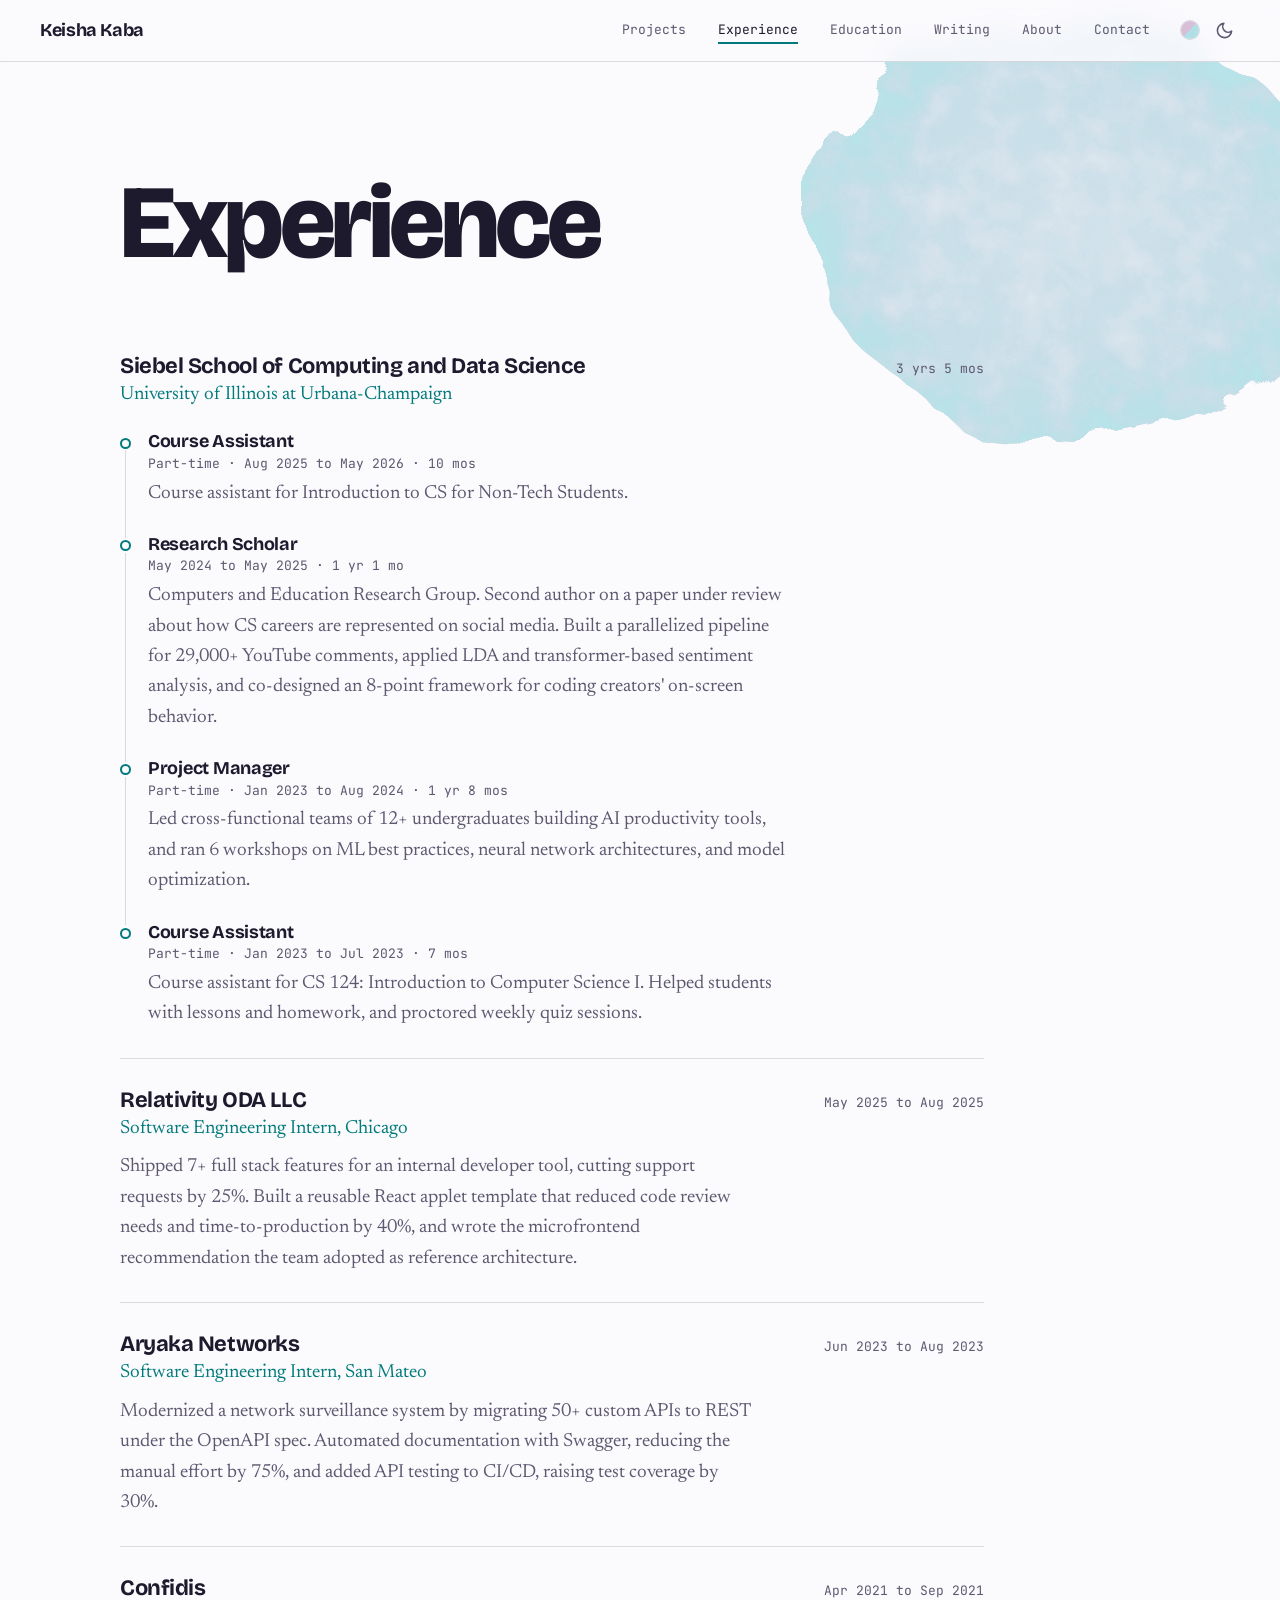
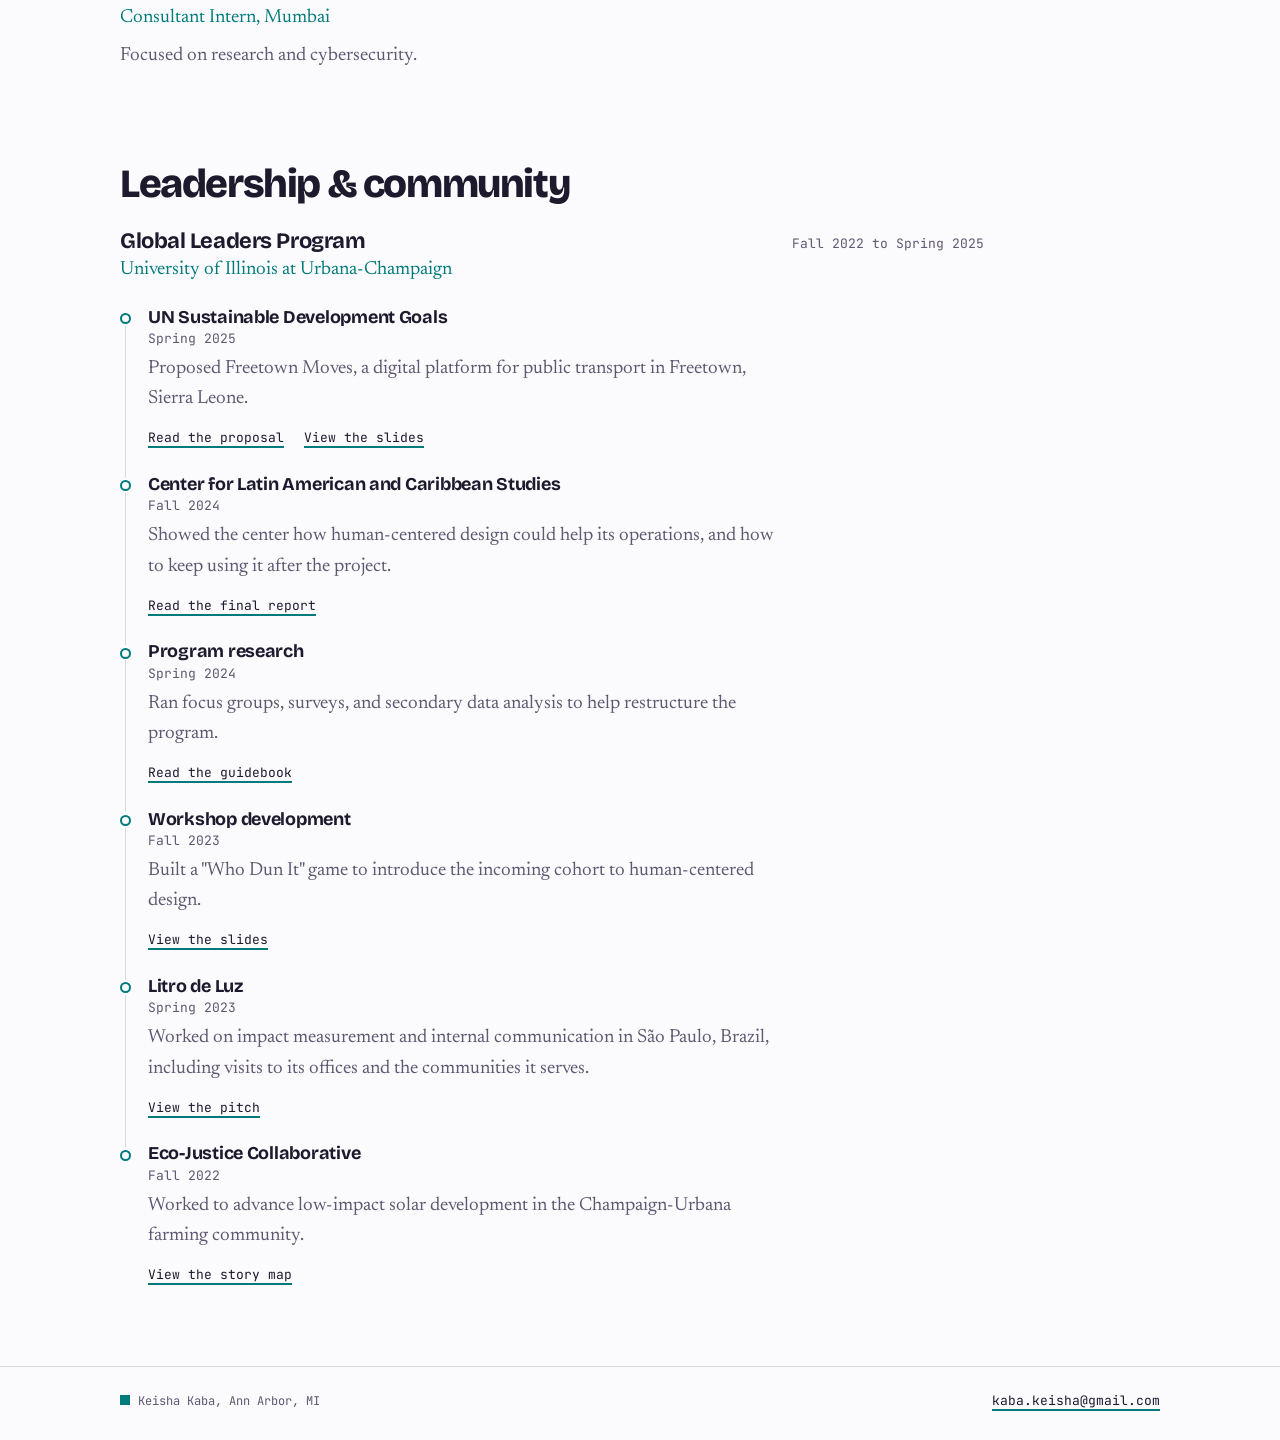
<file: experience.html>
<!DOCTYPE html>
<html lang="en">
<head>
  <meta charset="UTF-8" />
  <meta name="viewport" content="width=device-width, initial-scale=1.0" />
  <title>Experience · Keisha Kaba</title>
  <meta name="description" content="Keisha Kaba's software engineering, research, and teaching experience." />
  <meta property="og:title" content="Experience · Keisha Kaba" />
  <meta property="og:description" content="Keisha Kaba's software engineering, research, and teaching experience." />
  <meta property="og:type" content="website" />
  <meta property="og:site_name" content="Keisha Kaba" />
  <meta property="og:url" content="https://keisha9.github.io/experience.html" />
  <meta property="og:image" content="https://keisha9.github.io/assets/img/og-card.jpg" />
  <meta property="og:image:width" content="1200" />
  <meta property="og:image:height" content="630" />
  <meta property="og:image:alt" content="Keisha Kaba&#x27;s name and photo on a watercolor wash, with the line: CS master&#x27;s student at the University of Michigan" />
  <meta name="twitter:card" content="summary_large_image" />
  <meta name="theme-color" content="#FBFAFD" media="(prefers-color-scheme: light)" />
  <meta name="theme-color" content="#15131F" media="(prefers-color-scheme: dark)" />
  <link rel="icon" href="assets/img/favicon.svg" type="image/svg+xml" />
  <link rel="stylesheet" href="assets/css/style.css" />
  <script src="assets/js/site.js"></script>
</head>
<body>
  <a class="skip" href="#content">Skip to content</a>
  <nav class="site-nav" aria-label="Main">
    <div class="wrap">
      <a class="brand" href="index.html">Keisha Kaba</a>
      <ul class="nav-links">
        <li><a href="projects.html">Projects</a></li>
        <li><a href="experience.html" aria-current="page">Experience</a></li>
        <li><a href="education.html">Education</a></li>
        <li><a href="writing.html">Writing</a></li>
        <li><a href="profile.html">About</a></li>
        <li><a href="contact.html">Contact</a></li>
      </ul>
      <div class="nav-tools">
        <button type="button" class="paint-dot" data-paint-dot hidden></button>
        <button type="button" class="theme-toggle" data-theme-toggle hidden></button>
      </div>
    </div>
  </nav>
  <main id="content">
    <header class="page-header">
      <div class="wash" aria-hidden="true"></div>
      <div class="wrap">
        <h1>Experience</h1>
      </div>
    </header>
    <div class="wrap">
      <div class="page-body">
        <div class="entry">
          <div class="entry-head"><h3>Siebel School of Computing and Data Science</h3><p class="meta">3 yrs 5 mos</p></div>
          <p class="entry-org">University of Illinois at Urbana-Champaign</p>
          <ol class="roles">
          <li>
            <h4>Course Assistant</h4>
            <p class="meta">Part-time · Aug 2025 to May 2026 · 10 mos</p>
            <p class="entry-desc">Course assistant for Introduction to CS for Non-Tech Students.</p>
          </li>
          <li>
            <h4>Research Scholar</h4>
            <p class="meta">May 2024 to May 2025 · 1 yr 1 mo</p>
            <p class="entry-desc">Computers and Education Research Group. Second author on a paper under review about how CS careers are represented on social media. Built a parallelized pipeline for 29,000+ YouTube comments, applied LDA and transformer-based sentiment analysis, and co-designed an 8-point framework for coding creators' on-screen behavior.</p>
          </li>
          <li>
            <h4>Project Manager</h4>
            <p class="meta">Part-time · Jan 2023 to Aug 2024 · 1 yr 8 mos</p>
            <p class="entry-desc">Led cross-functional teams of 12+ undergraduates building AI productivity tools, and ran 6 workshops on ML best practices, neural network architectures, and model optimization.</p>
          </li>
          <li>
            <h4>Course Assistant</h4>
            <p class="meta">Part-time · Jan 2023 to Jul 2023 · 7 mos</p>
            <p class="entry-desc">Course assistant for CS 124: Introduction to Computer Science I. Helped students with lessons and homework, and proctored weekly quiz sessions.</p>
          </li>
          </ol>
        </div>
        <div class="entry">
          <div class="entry-head"><h3>Relativity ODA LLC</h3><p class="meta">May 2025 to Aug 2025</p></div>
          <p class="entry-org">Software Engineering Intern, Chicago</p>
          <p class="entry-desc">Shipped 7+ full stack features for an internal developer tool, cutting support requests by 25%. Built a reusable React applet template that reduced code review needs and time-to-production by 40%, and wrote the microfrontend recommendation the team adopted as reference architecture.</p>
        </div>
        <div class="entry">
          <div class="entry-head"><h3>Aryaka Networks</h3><p class="meta">Jun 2023 to Aug 2023</p></div>
          <p class="entry-org">Software Engineering Intern, San Mateo</p>
          <p class="entry-desc">Modernized a network surveillance system by migrating 50+ custom APIs to REST under the OpenAPI spec. Automated documentation with Swagger, reducing the manual effort by 75%, and added API testing to CI/CD, raising test coverage by 30%.</p>
        </div>
        <div class="entry">
          <div class="entry-head"><h3>Confidis</h3><p class="meta">Apr 2021 to Sep 2021</p></div>
          <p class="entry-org">Consultant Intern, Mumbai</p>
          <p class="entry-desc">Focused on research and cybersecurity.</p>
        </div>
        <h2 class="page-section-title">Leadership &amp; community</h2>
        <div class="entry">
          <div class="entry-head"><h3>Global Leaders Program</h3><p class="meta">Fall 2022 to Spring 2025</p></div>
          <p class="entry-org">University of Illinois at Urbana-Champaign</p>
          <ol class="roles">
          <li>
            <h4>UN Sustainable Development Goals</h4>
            <p class="meta">Spring 2025</p>
            <p class="entry-desc">Proposed Freetown Moves, a digital platform for public transport in Freetown, Sierra Leone.</p>
            <div class="actions"><a class="text-link" href="https://drive.google.com/file/d/1qVqdZ7EDhQNm0J5Mq8Lsy79-JPg_r46o/view?usp=sharing" target="_blank" rel="noopener">Read the proposal</a> <a class="text-link" href="https://drive.google.com/file/d/1Y5W58fyIUp54lJmr292GGz58xwgexn2T/view?usp=sharing" target="_blank" rel="noopener">View the slides</a></div>
          </li>
          <li>
            <h4>Center for Latin American and Caribbean Studies</h4>
            <p class="meta">Fall 2024</p>
            <p class="entry-desc">Showed the center how human-centered design could help its operations, and how to keep using it after the project.</p>
            <div class="actions"><a class="text-link" href="https://drive.google.com/file/d/1b2CkTTuhCkOdLjrskrgtBF7nvQZWQ2rG/view?usp=sharing" target="_blank" rel="noopener">Read the final report</a></div>
          </li>
          <li>
            <h4>Program research</h4>
            <p class="meta">Spring 2024</p>
            <p class="entry-desc">Ran focus groups, surveys, and secondary data analysis to help restructure the program.</p>
            <div class="actions"><a class="text-link" href="https://drive.google.com/file/d/1sEPlsRVmS6qMmeQtXV_ZqIc1QEy3lFv4/view?usp=sharing" target="_blank" rel="noopener">Read the guidebook</a></div>
          </li>
          <li>
            <h4>Workshop development</h4>
            <p class="meta">Fall 2023</p>
            <p class="entry-desc">Built a "Who Dun It" game to introduce the incoming cohort to human-centered design.</p>
            <div class="actions"><a class="text-link" href="https://docs.google.com/presentation/d/1okyNDk20NdspE9Yac33hlzDmvlamVa2d4aJHuahpKus/edit?usp=sharing" target="_blank" rel="noopener">View the slides</a></div>
          </li>
          <li>
            <h4>Litro de Luz</h4>
            <p class="meta">Spring 2023</p>
            <p class="entry-desc">Worked on impact measurement and internal communication in S&atilde;o Paulo, Brazil, including visits to its offices and the communities it serves.</p>
            <div class="actions"><a class="text-link" href="https://docs.google.com/presentation/d/1rDjRwijLeAVafAx8I8wB2kfykGrxUWUO_I_8TipYsLk/edit?usp=sharing" target="_blank" rel="noopener">View the pitch</a></div>
          </li>
          <li>
            <h4>Eco-Justice Collaborative</h4>
            <p class="meta">Fall 2022</p>
            <p class="entry-desc">Worked to advance low-impact solar development in the Champaign-Urbana farming community.</p>
            <div class="actions"><a class="text-link" href="https://storymaps.arcgis.com/stories/a9b14c1d56ee4d4386ee060a5d66710e" target="_blank" rel="noopener">View the story map</a></div>
          </li>
          </ol>
        </div>
      </div>
    </div>
  </main>
  <footer class="site-footer">
    <div class="wrap">
      <span><span class="tomb" aria-hidden="true">∎</span>Keisha Kaba, Ann Arbor, MI</span>
      <a class="text-link" href="mailto:kaba.keisha@gmail.com">kaba.keisha@gmail.com</a>
    </div>
  </footer>
</body>
</html>
</file>
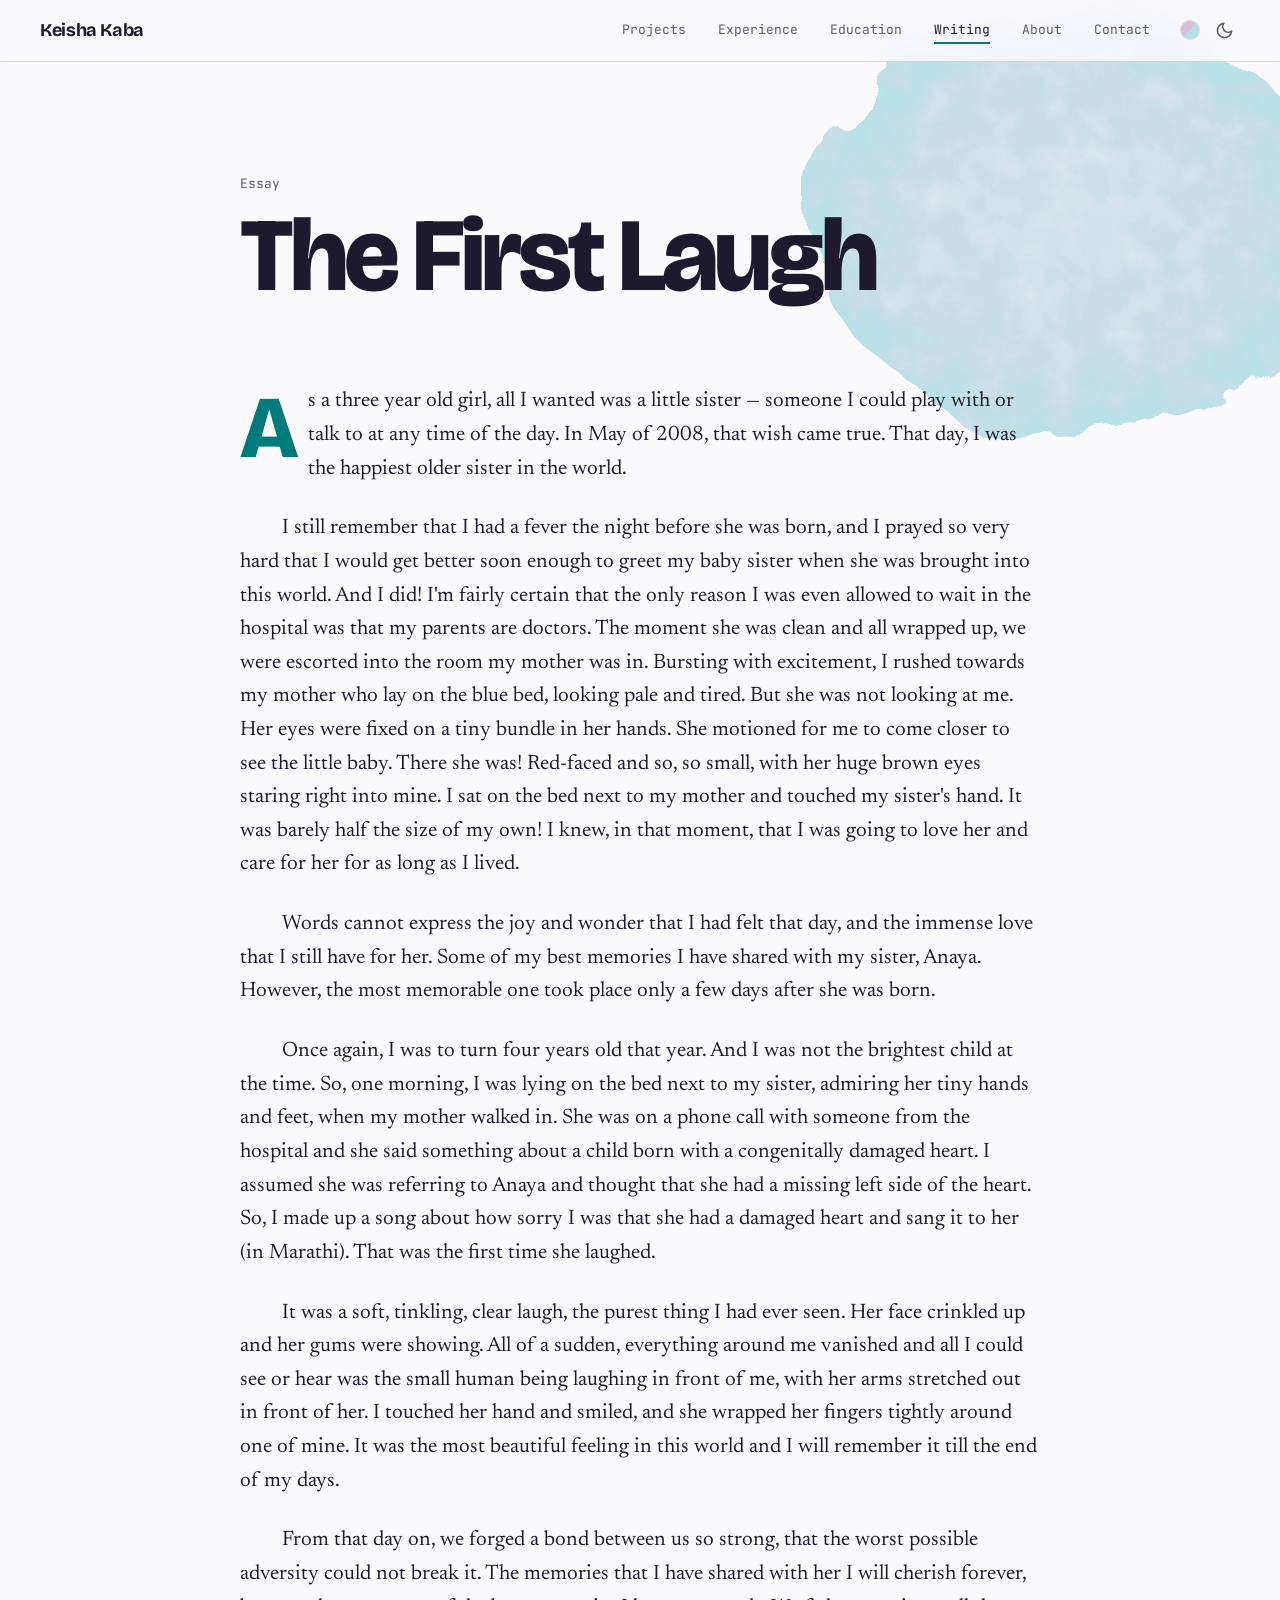
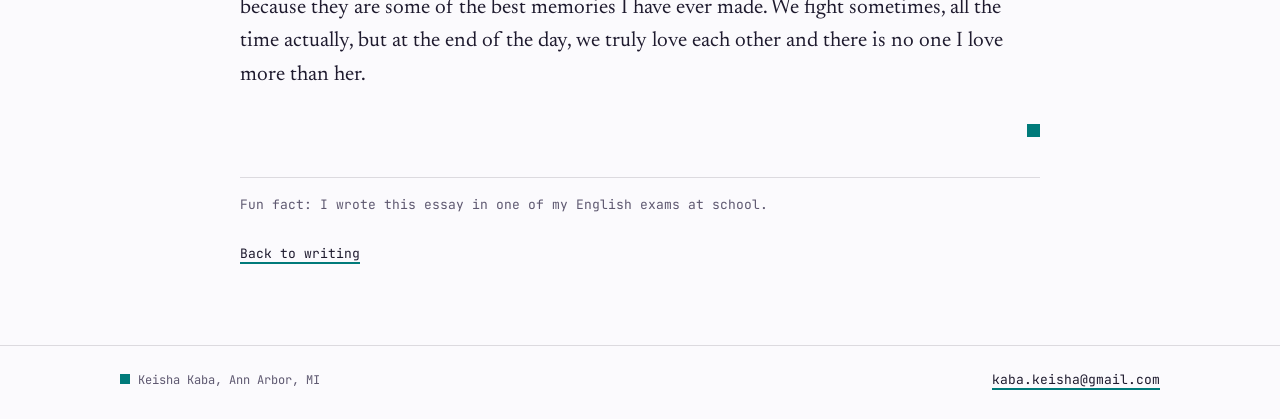
<file: first.html>
<!DOCTYPE html>
<html lang="en">
<head>
  <meta charset="UTF-8" />
  <meta name="viewport" content="width=device-width, initial-scale=1.0" />
  <title>The First Laugh · Keisha Kaba</title>
  <meta name="description" content="An essay by Keisha Kaba about the first moments of sisterhood." />
  <meta property="og:title" content="The First Laugh · Keisha Kaba" />
  <meta property="og:description" content="An essay by Keisha Kaba about the first moments of sisterhood." />
  <meta property="og:type" content="website" />
  <meta property="og:site_name" content="Keisha Kaba" />
  <meta property="og:url" content="https://keisha9.github.io/first.html" />
  <meta property="og:image" content="https://keisha9.github.io/assets/img/og-card.jpg" />
  <meta property="og:image:width" content="1200" />
  <meta property="og:image:height" content="630" />
  <meta property="og:image:alt" content="Keisha Kaba&#x27;s name and photo on a watercolor wash, with the line: CS master&#x27;s student at the University of Michigan" />
  <meta name="twitter:card" content="summary_large_image" />
  <meta name="theme-color" content="#FBFAFD" media="(prefers-color-scheme: light)" />
  <meta name="theme-color" content="#15131F" media="(prefers-color-scheme: dark)" />
  <link rel="icon" href="assets/img/favicon.svg" type="image/svg+xml" />
  <link rel="stylesheet" href="assets/css/style.css" />
  <script src="assets/js/site.js"></script>
</head>
<body>
  <a class="skip" href="#content">Skip to content</a>
  <nav class="site-nav" aria-label="Main">
    <div class="wrap">
      <a class="brand" href="index.html">Keisha Kaba</a>
      <ul class="nav-links">
        <li><a href="projects.html">Projects</a></li>
        <li><a href="experience.html">Experience</a></li>
        <li><a href="education.html">Education</a></li>
        <li><a href="writing.html" aria-current="page">Writing</a></li>
        <li><a href="profile.html">About</a></li>
        <li><a href="contact.html">Contact</a></li>
      </ul>
      <div class="nav-tools">
        <button type="button" class="paint-dot" data-paint-dot hidden></button>
        <button type="button" class="theme-toggle" data-theme-toggle hidden></button>
      </div>
    </div>
  </nav>
  <main id="content">
    <header class="page-header">
      <div class="wash" aria-hidden="true"></div>
      <div class="wrap reading-head">
        <p class="meta">Essay</p>
        <h1>The First Laugh</h1>
      </div>
    </header>
    <div class="wrap">
      <article class="reading essay">
      <p>As a three year old girl, all I wanted was a little sister — someone I could play with or talk to at any time of the day. In May of 2008, that wish came true. That day, I was the happiest older sister in the world.</p>
      <p>I still remember that I had a fever the night before she was born, and I prayed so very hard that I would get better soon enough to greet my baby sister when she was brought into this world. And I did! I'm fairly certain that the only reason I was even allowed to wait in the hospital was that my parents are doctors. The moment she was clean and all wrapped up, we were escorted into the room my mother was in. Bursting with excitement, I rushed towards my mother who lay on the blue bed, looking pale and tired. But she was not looking at me. Her eyes were fixed on a tiny bundle in her hands. She motioned for me to come closer to see the little baby. There she was! Red-faced and so, so small, with her huge brown eyes staring right into mine. I sat on the bed next to my mother and touched my sister's hand. It was barely half the size of my own! I knew, in that moment, that I was going to love her and care for her for as long as I lived.</p>
      <p>Words cannot express the joy and wonder that I had felt that day, and the immense love that I still have for her. Some of my best memories I have shared with my sister, Anaya. However, the most memorable one took place only a few days after she was born.</p>
      <p>Once again, I was to turn four years old that year. And I was not the brightest child at the time. So, one morning, I was lying on the bed next to my sister, admiring her tiny hands and feet, when my mother walked in. She was on a phone call with someone from the hospital and she said something about a child born with a congenitally damaged heart. I assumed she was referring to Anaya and thought that she had a missing left side of the heart. So, I made up a song about how sorry I was that she had a damaged heart and sang it to her (in Marathi). That was the first time she laughed.</p>
      <p>It was a soft, tinkling, clear laugh, the purest thing I had ever seen. Her face crinkled up and her gums were showing. All of a sudden, everything around me vanished and all I could see or hear was the small human being laughing in front of me, with her arms stretched out in front of her. I touched her hand and smiled, and she wrapped her fingers tightly around one of mine. It was the most beautiful feeling in this world and I will remember it till the end of my days.</p>
      <p>From that day on, we forged a bond between us so strong, that the worst possible adversity could not break it. The memories that I have shared with her I will cherish forever, because they are some of the best memories I have ever made. We fight sometimes, all the time actually, but at the end of the day, we truly love each other and there is no one I love more than her.</p>
        <span class="qed" aria-hidden="true">∎</span>
        <p class="fun-fact">Fun fact: I wrote this essay in one of my English exams at school.</p>
        <div class="actions"><a class="text-link" href="writing.html">Back to writing</a></div>
      </article>
    </div>
  </main>
  <footer class="site-footer">
    <div class="wrap">
      <span><span class="tomb" aria-hidden="true">∎</span>Keisha Kaba, Ann Arbor, MI</span>
      <a class="text-link" href="mailto:kaba.keisha@gmail.com">kaba.keisha@gmail.com</a>
    </div>
  </footer>
</body>
</html>
</file>
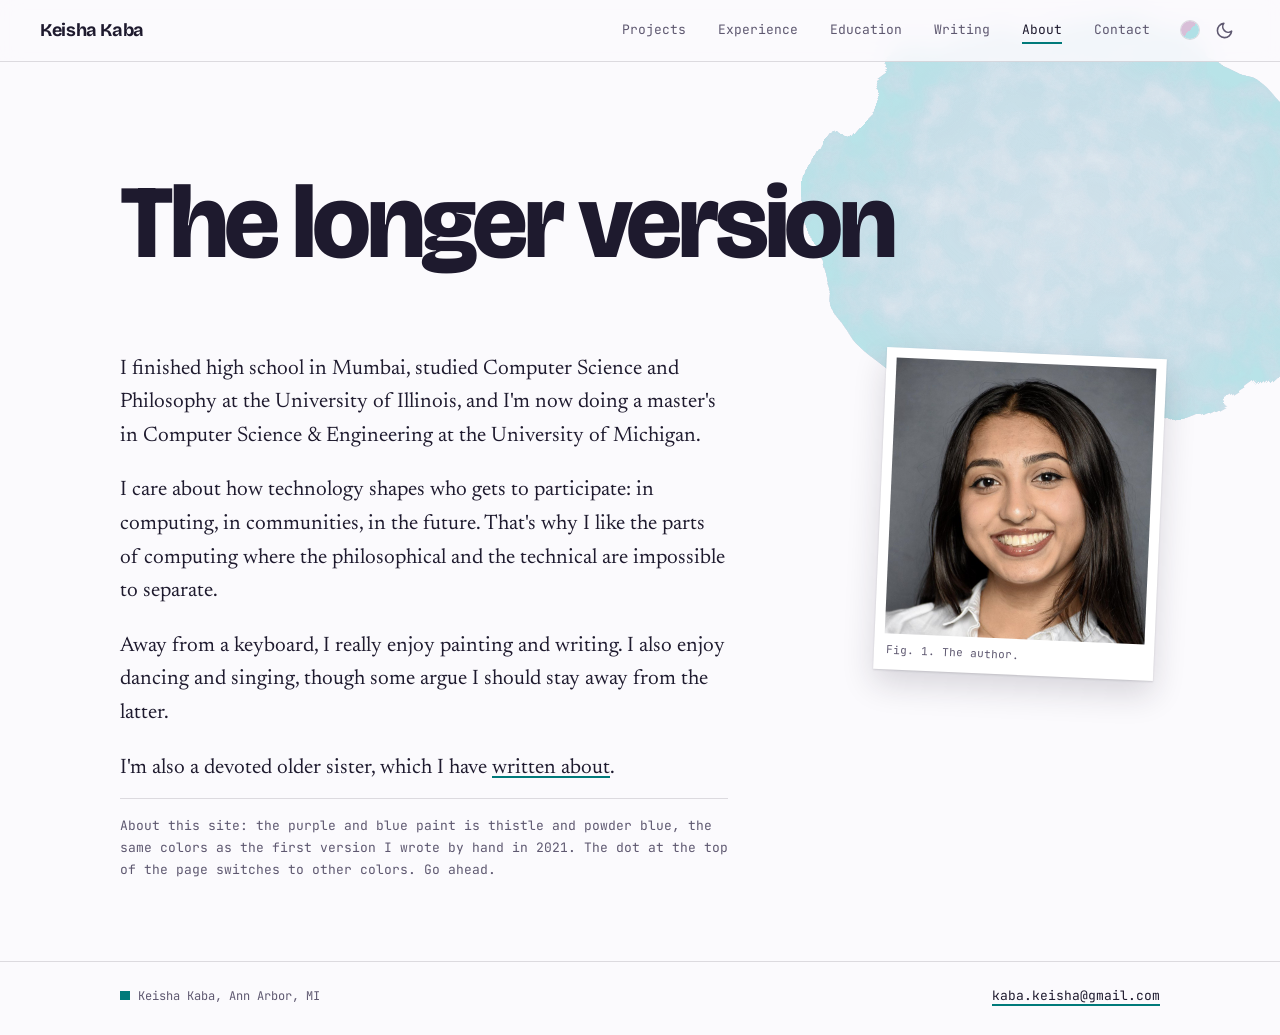
<file: profile.html>
<!DOCTYPE html>
<html lang="en">
<head>
  <meta charset="UTF-8" />
  <meta name="viewport" content="width=device-width, initial-scale=1.0" />
  <title>About · Keisha Kaba</title>
  <meta name="description" content="The longer version of who Keisha Kaba is." />
  <meta property="og:title" content="About · Keisha Kaba" />
  <meta property="og:description" content="The longer version of who Keisha Kaba is." />
  <meta property="og:type" content="website" />
  <meta property="og:site_name" content="Keisha Kaba" />
  <meta property="og:url" content="https://keisha9.github.io/profile.html" />
  <meta property="og:image" content="https://keisha9.github.io/assets/img/og-card.jpg" />
  <meta property="og:image:width" content="1200" />
  <meta property="og:image:height" content="630" />
  <meta property="og:image:alt" content="Keisha Kaba&#x27;s name and photo on a watercolor wash, with the line: CS master&#x27;s student at the University of Michigan" />
  <meta name="twitter:card" content="summary_large_image" />
  <meta name="theme-color" content="#FBFAFD" media="(prefers-color-scheme: light)" />
  <meta name="theme-color" content="#15131F" media="(prefers-color-scheme: dark)" />
  <link rel="icon" href="assets/img/favicon.svg" type="image/svg+xml" />
  <link rel="stylesheet" href="assets/css/style.css" />
  <script src="assets/js/site.js"></script>
</head>
<body>
  <a class="skip" href="#content">Skip to content</a>
  <nav class="site-nav" aria-label="Main">
    <div class="wrap">
      <a class="brand" href="index.html">Keisha Kaba</a>
      <ul class="nav-links">
        <li><a href="projects.html">Projects</a></li>
        <li><a href="experience.html">Experience</a></li>
        <li><a href="education.html">Education</a></li>
        <li><a href="writing.html">Writing</a></li>
        <li><a href="profile.html" aria-current="page">About</a></li>
        <li><a href="contact.html">Contact</a></li>
      </ul>
      <div class="nav-tools">
        <button type="button" class="paint-dot" data-paint-dot hidden></button>
        <button type="button" class="theme-toggle" data-theme-toggle hidden></button>
      </div>
    </div>
  </nav>
  <main id="content">
    <header class="page-header">
      <div class="wash" aria-hidden="true"></div>
      <div class="wrap">
        <h1>The longer version</h1>
      </div>
    </header>
    <div class="wrap about-grid">
      <div class="about-copy">
        <p>I finished high school in Mumbai, studied Computer Science and Philosophy at the University of Illinois, and I'm now doing a master's in Computer Science &amp; Engineering at the University of Michigan.</p>
        <p>I care about how technology shapes who gets to participate: in computing, in communities, in the future. That's why I like the parts of computing where the philosophical and the technical are impossible to separate.</p>
        <p>Away from a keyboard, I really enjoy painting and writing. I also enjoy dancing and singing, though some argue I should stay away from the latter.</p>
        <p>I'm also a devoted older sister, which I have <a href="first.html">written about</a>.</p>
        <p class="fun-fact">About this site: the purple and blue paint is thistle and powder blue, the same colors as the first version I wrote by hand in 2021. The dot at the top of the page switches to other colors. Go ahead.</p>
      </div>
      <figure class="print">
          <img src="assets/img/keisha.jpg" width="800" height="848" alt="Keisha Kaba smiling in a white collared shirt against a gray backdrop" />
          <figcaption>Fig. 1. The author.</figcaption>
        </figure>
    </div>
  </main>
  <footer class="site-footer">
    <div class="wrap">
      <span><span class="tomb" aria-hidden="true">∎</span>Keisha Kaba, Ann Arbor, MI</span>
      <a class="text-link" href="mailto:kaba.keisha@gmail.com">kaba.keisha@gmail.com</a>
    </div>
  </footer>
</body>
</html>
</file>
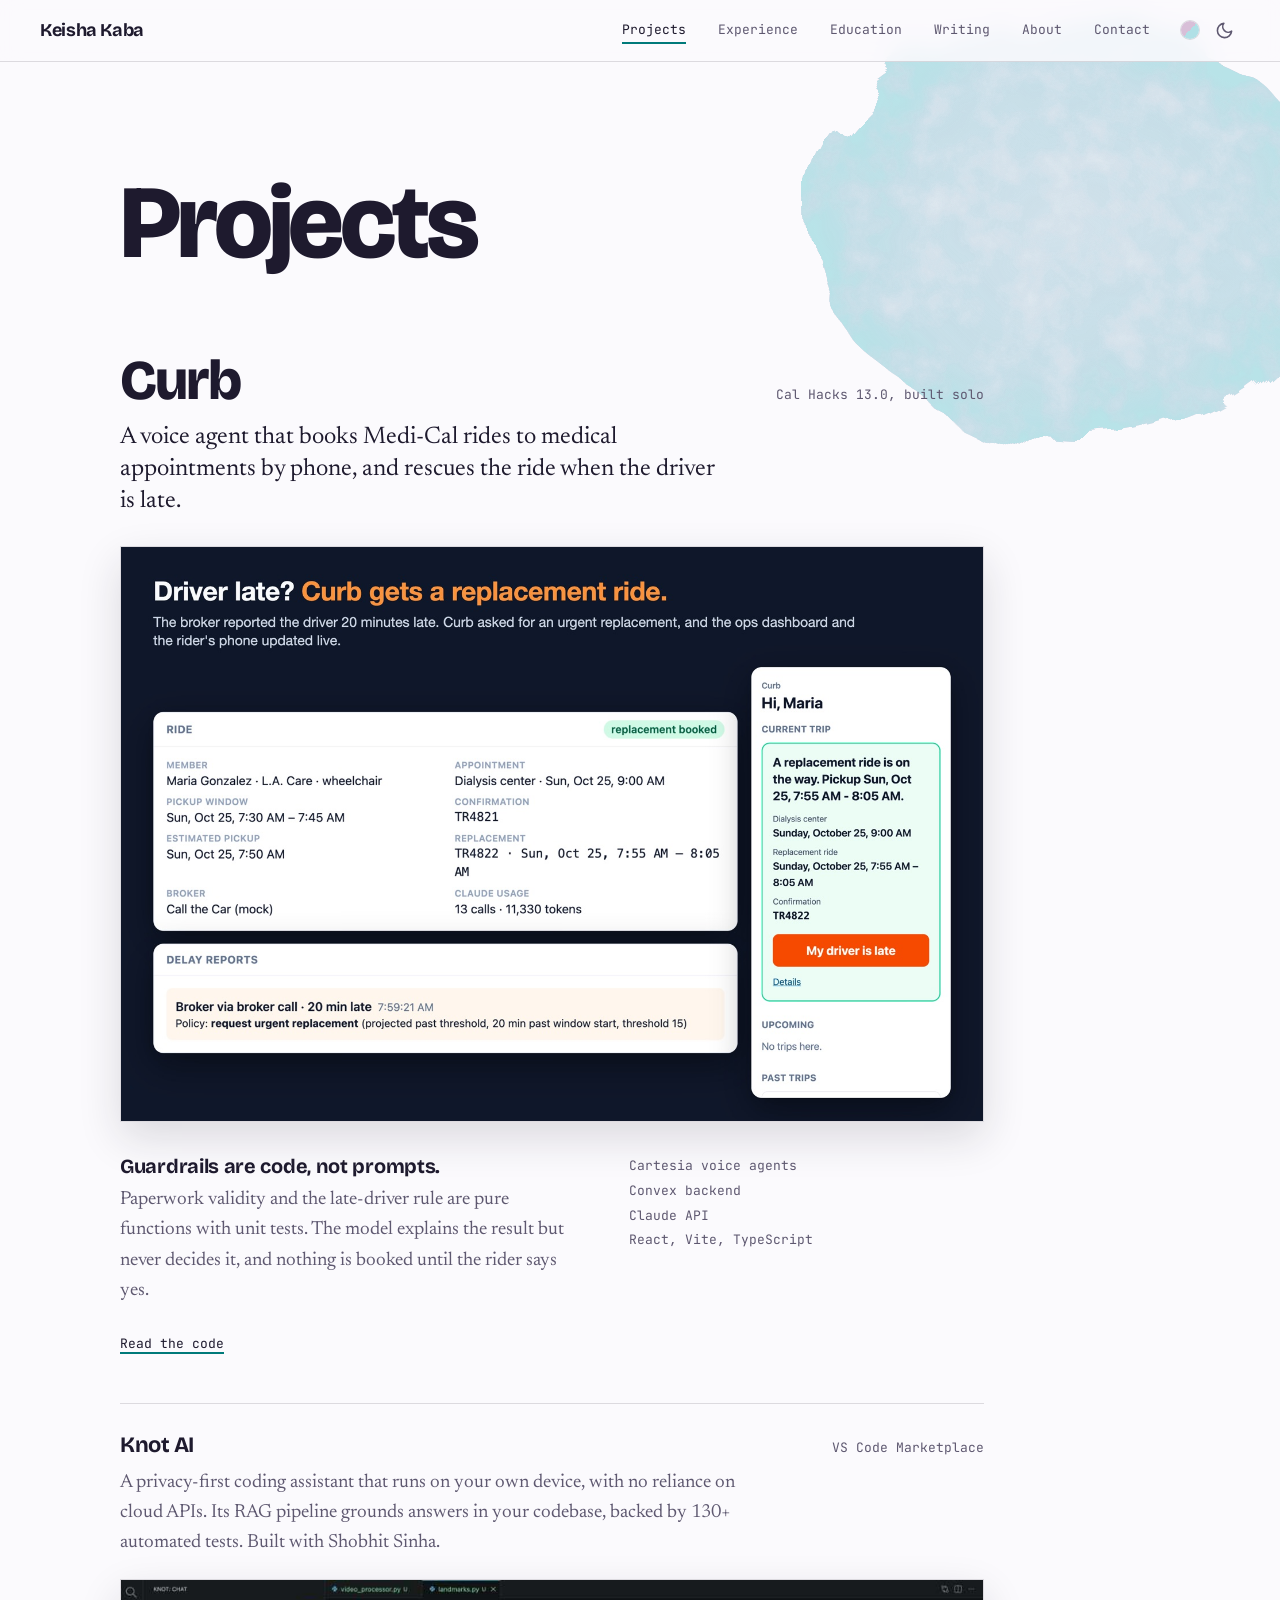
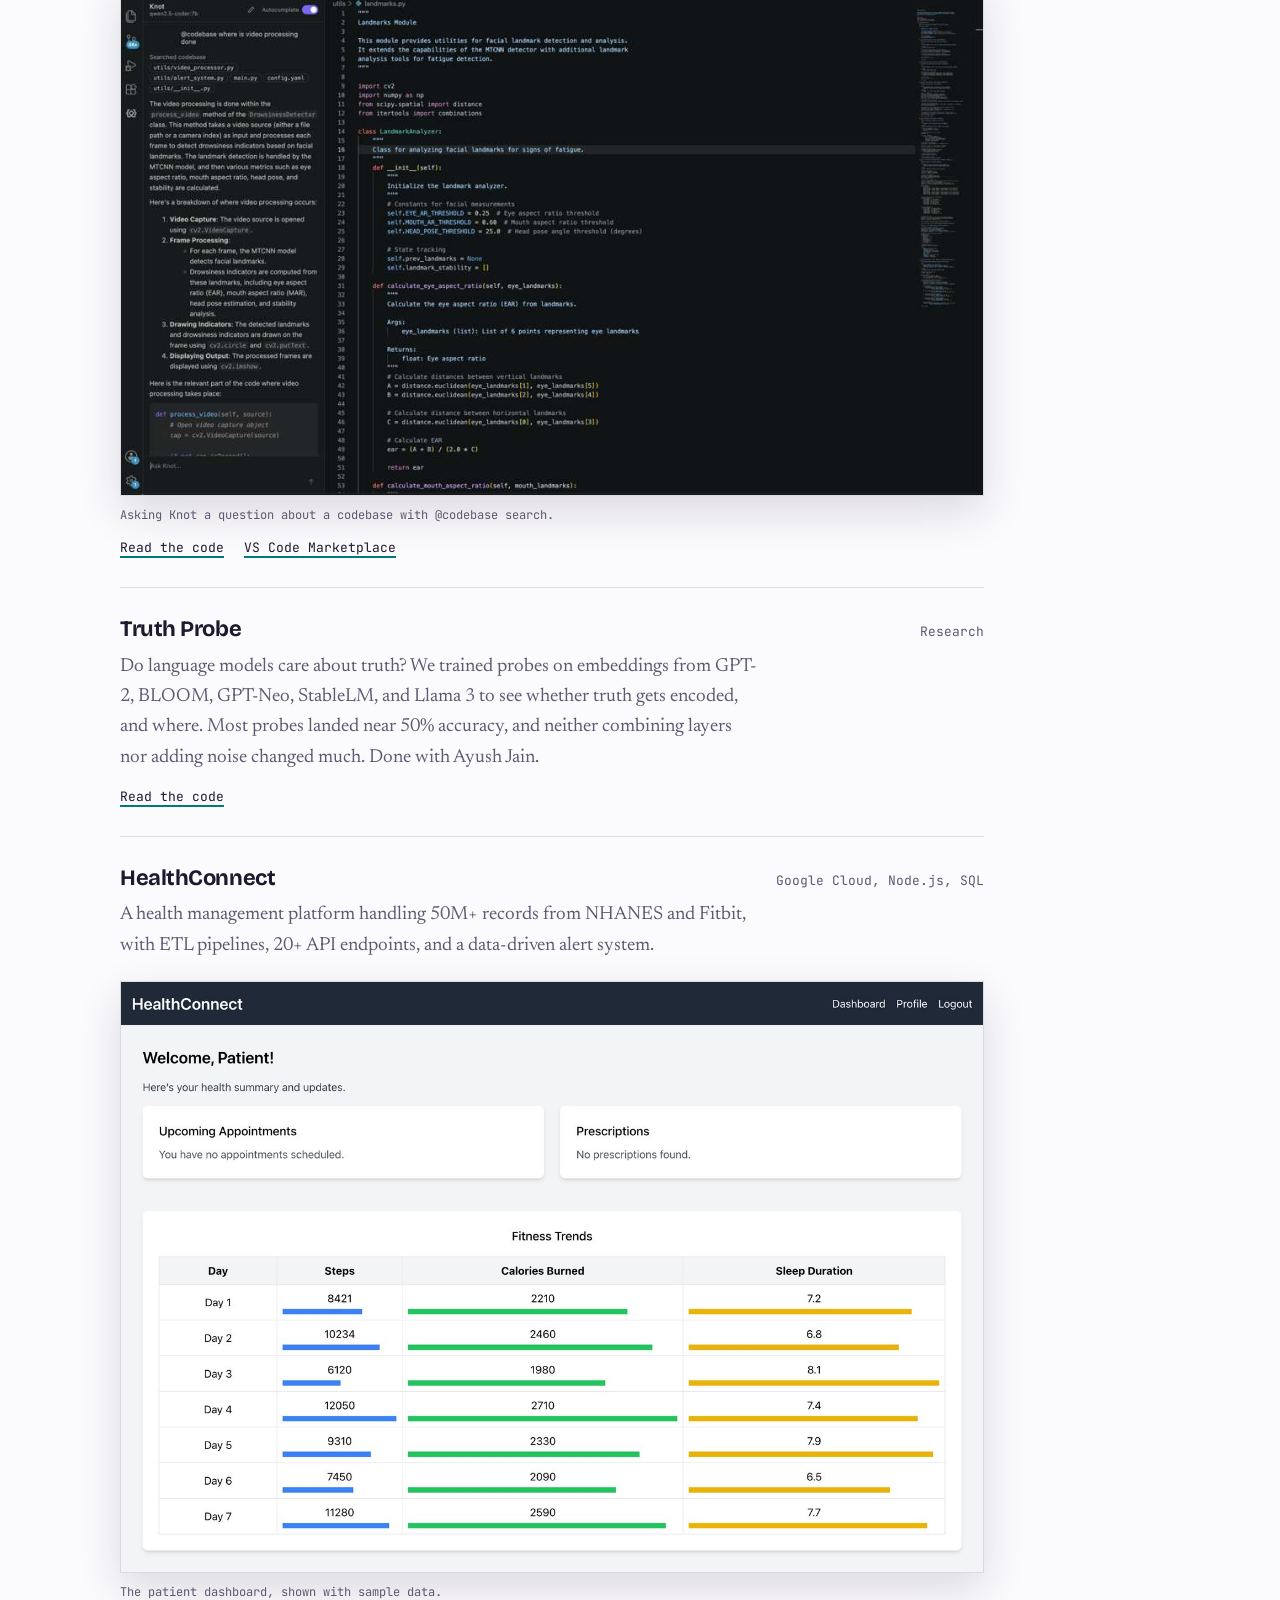
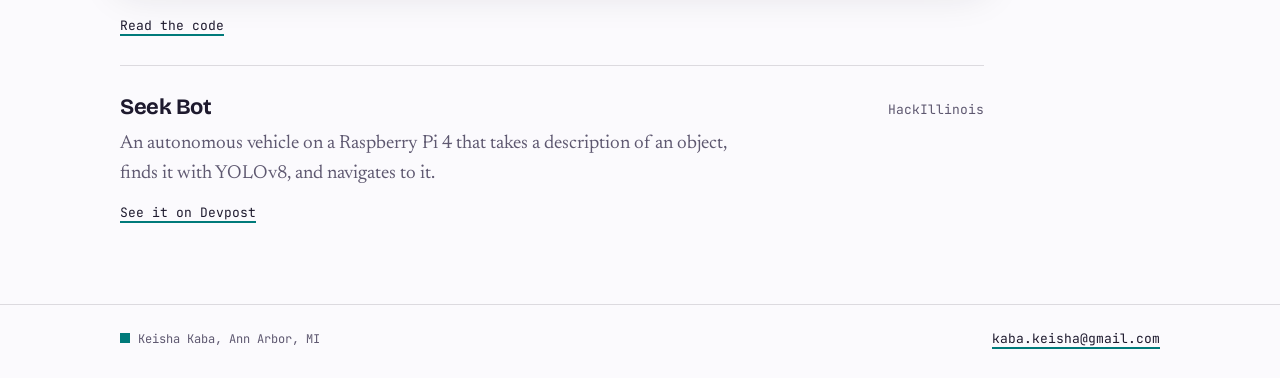
<file: projects.html>
<!DOCTYPE html>
<html lang="en">
<head>
  <meta charset="UTF-8" />
  <meta name="viewport" content="width=device-width, initial-scale=1.0" />
  <title>Projects · Keisha Kaba</title>
  <meta name="description" content="Projects by Keisha Kaba, including Curb, Knot AI, HealthConnect, and Seek Bot." />
  <meta property="og:title" content="Projects · Keisha Kaba" />
  <meta property="og:description" content="Projects by Keisha Kaba, including Curb, Knot AI, HealthConnect, and Seek Bot." />
  <meta property="og:type" content="website" />
  <meta property="og:site_name" content="Keisha Kaba" />
  <meta property="og:url" content="https://keisha9.github.io/projects.html" />
  <meta property="og:image" content="https://keisha9.github.io/assets/img/og-card.jpg" />
  <meta property="og:image:width" content="1200" />
  <meta property="og:image:height" content="630" />
  <meta property="og:image:alt" content="Keisha Kaba&#x27;s name and photo on a watercolor wash, with the line: CS master&#x27;s student at the University of Michigan" />
  <meta name="twitter:card" content="summary_large_image" />
  <meta name="theme-color" content="#FBFAFD" media="(prefers-color-scheme: light)" />
  <meta name="theme-color" content="#15131F" media="(prefers-color-scheme: dark)" />
  <link rel="icon" href="assets/img/favicon.svg" type="image/svg+xml" />
  <link rel="stylesheet" href="assets/css/style.css" />
  <script src="assets/js/site.js"></script>
</head>
<body>
  <a class="skip" href="#content">Skip to content</a>
  <nav class="site-nav" aria-label="Main">
    <div class="wrap">
      <a class="brand" href="index.html">Keisha Kaba</a>
      <ul class="nav-links">
        <li><a href="projects.html" aria-current="page">Projects</a></li>
        <li><a href="experience.html">Experience</a></li>
        <li><a href="education.html">Education</a></li>
        <li><a href="writing.html">Writing</a></li>
        <li><a href="profile.html">About</a></li>
        <li><a href="contact.html">Contact</a></li>
      </ul>
      <div class="nav-tools">
        <button type="button" class="paint-dot" data-paint-dot hidden></button>
        <button type="button" class="theme-toggle" data-theme-toggle hidden></button>
      </div>
    </div>
  </nav>
  <main id="content">
    <header class="page-header">
      <div class="wash" aria-hidden="true"></div>
      <div class="wrap">
        <h1>Projects</h1>
      </div>
    </header>
    <div class="wrap">
      <div class="page-body">
      <article class="project" id="curb">
        <div class="project-head">
          <h3>Curb</h3>
          <p class="meta">Cal Hacks 13.0, built solo</p>
        </div>
        <p class="lede">A voice agent that books Medi-Cal rides to medical appointments by phone, and rescues the ride when the driver is late.</p>
        <a href="https://github.com/keisha9/curb" target="_blank" rel="noopener" aria-label="Curb on GitHub">
          <img class="shot" src="assets/img/curb-rescue.jpg" width="1500" height="1000" loading="lazy" alt="Curb's ops dashboard and rider page showing a late ride replaced with an urgent replacement, using fictional demo data" />
        </a>
        <div class="project-notes">
          <div>
            <h4 class="note-title">Guardrails are code, not prompts.</h4>
            <p>Paperwork validity and the late-driver rule are pure functions with unit tests. The model explains the result but never decides it, and nothing is booked until the rider says yes.</p>
          </div>
          <ul class="stack" aria-label="Built with">
            <li>Cartesia voice agents</li>
            <li>Convex backend</li>
            <li>Claude API</li>
            <li>React, Vite, TypeScript</li>
          </ul>
        </div>
        <div class="actions">
          <a class="text-link" href="https://github.com/keisha9/curb" target="_blank" rel="noopener">Read the code</a>
        </div>
      </article>
      <div class="more-work">
        <div class="entry" id="knot">
          <div class="entry-head"><h3>Knot AI</h3><p class="meta">VS Code Marketplace</p></div>
          <p class="entry-desc">A privacy-first coding assistant that runs on your own device, with no reliance on cloud APIs. Its RAG pipeline grounds answers in your codebase, backed by 130+ automated tests. Built with Shobhit Sinha.</p>
          <figure class="project-shot">
            <img class="shot" src="assets/img/knot-codebase.jpg" width="1024" height="612" loading="lazy" alt="Knot's sidebar in VS Code answering a question about where video processing happens, with the files it searched listed above the answer" />
            <figcaption>Asking Knot a question about a codebase with @codebase search.</figcaption>
          </figure>
          <div class="actions"><a class="text-link" href="https://github.com/freshgoldfish/knot" target="_blank" rel="noopener">Read the code</a> <a class="text-link" href="https://marketplace.visualstudio.com/items?itemName=freshgoldfish.knot-ai" target="_blank" rel="noopener">VS Code Marketplace</a></div>
        </div>
        <div class="entry" id="truth-probe">
          <div class="entry-head"><h3>Truth Probe</h3><p class="meta">Research</p></div>
          <p class="entry-desc">Do language models care about truth? We trained probes on embeddings from GPT-2, BLOOM, GPT-Neo, StableLM, and Llama 3 to see whether truth gets encoded, and where. Most probes landed near 50% accuracy, and neither combining layers nor adding noise changed much. Done with Ayush Jain.</p>
          <div class="actions"><a class="text-link" href="https://github.com/keisha9/Probing" target="_blank" rel="noopener">Read the code</a></div>
        </div>
        <div class="entry" id="healthconnect">
          <div class="entry-head"><h3>HealthConnect</h3><p class="meta">Google Cloud, Node.js, SQL</p></div>
          <p class="entry-desc">A health management platform handling 50M+ records from NHANES and Fitbit, with ETL pipelines, 20+ API endpoints, and a data-driven alert system.</p>
          <figure class="project-shot">
            <img class="shot" src="assets/img/healthconnect-dashboard.jpg" width="1400" height="959" loading="lazy" alt="HealthConnect patient dashboard showing appointments, prescriptions, and a table of daily steps, calories, and sleep" />
            <figcaption>The patient dashboard, shown with sample data.</figcaption>
          </figure>
          <div class="actions"><a class="text-link" href="https://github.com/keisha9/healthconnect" target="_blank" rel="noopener">Read the code</a></div>
        </div>
        <div class="entry" id="seek-bot">
          <div class="entry-head"><h3>Seek Bot</h3><p class="meta">HackIllinois</p></div>
          <p class="entry-desc">An autonomous vehicle on a Raspberry Pi 4 that takes a description of an object, finds it with YOLOv8, and navigates to it.</p>
          <div class="actions"><a class="text-link" href="https://devpost.com/software/seek-bot" target="_blank" rel="noopener">See it on Devpost</a></div>
        </div>
      </div>
      </div>
    </div>
  </main>
  <footer class="site-footer">
    <div class="wrap">
      <span><span class="tomb" aria-hidden="true">∎</span>Keisha Kaba, Ann Arbor, MI</span>
      <a class="text-link" href="mailto:kaba.keisha@gmail.com">kaba.keisha@gmail.com</a>
    </div>
  </footer>
</body>
</html>
</file>
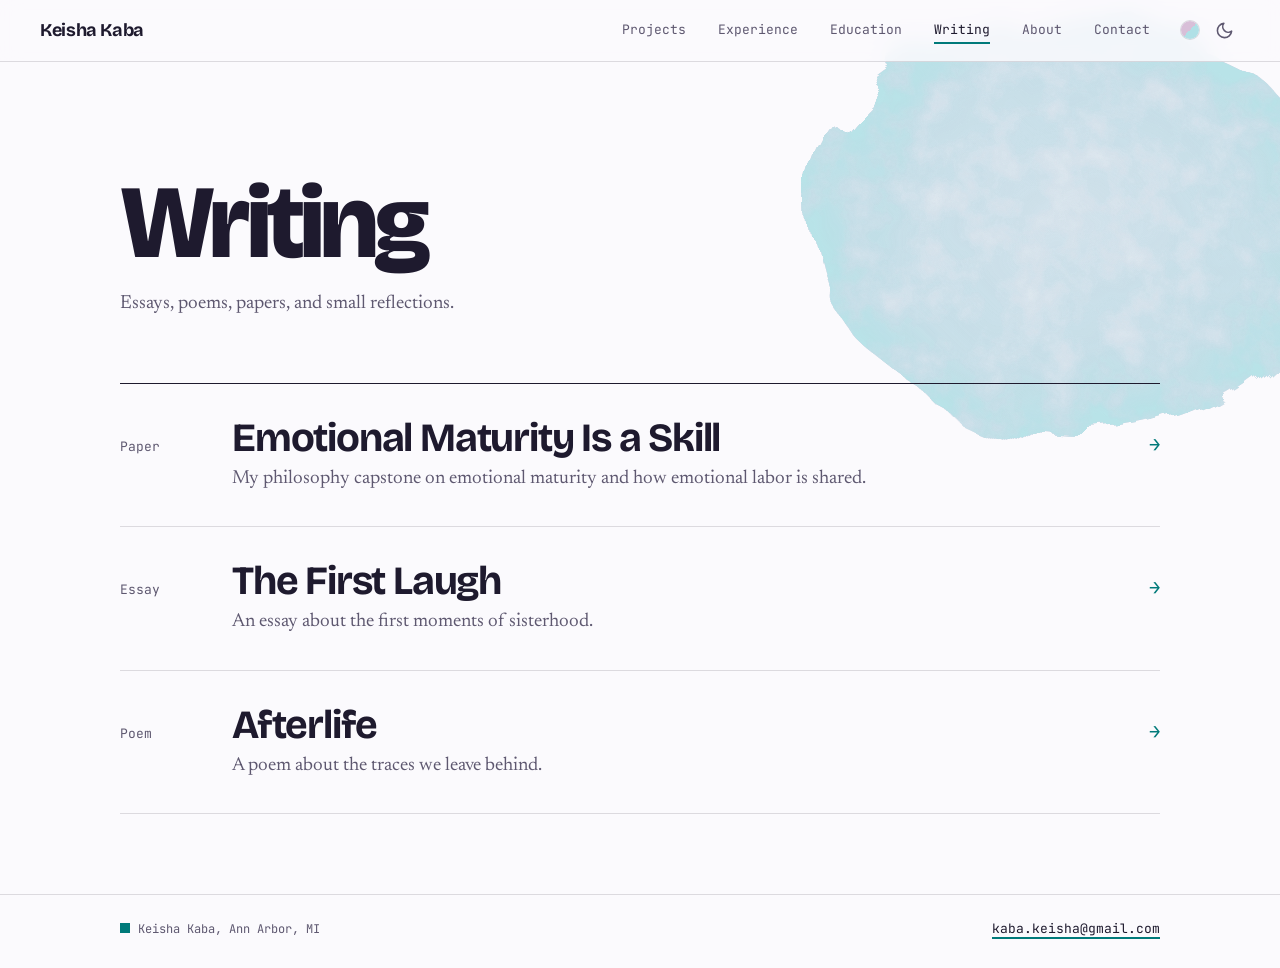
<file: writing.html>
<!DOCTYPE html>
<html lang="en">
<head>
  <meta charset="UTF-8" />
  <meta name="viewport" content="width=device-width, initial-scale=1.0" />
  <title>Writing · Keisha Kaba</title>
  <meta name="description" content="Essays, poems, and small reflections by Keisha Kaba." />
  <meta property="og:title" content="Writing · Keisha Kaba" />
  <meta property="og:description" content="Essays, poems, and small reflections by Keisha Kaba." />
  <meta property="og:type" content="website" />
  <meta property="og:site_name" content="Keisha Kaba" />
  <meta property="og:url" content="https://keisha9.github.io/writing.html" />
  <meta property="og:image" content="https://keisha9.github.io/assets/img/og-card.jpg" />
  <meta property="og:image:width" content="1200" />
  <meta property="og:image:height" content="630" />
  <meta property="og:image:alt" content="Keisha Kaba&#x27;s name and photo on a watercolor wash, with the line: CS master&#x27;s student at the University of Michigan" />
  <meta name="twitter:card" content="summary_large_image" />
  <meta name="theme-color" content="#FBFAFD" media="(prefers-color-scheme: light)" />
  <meta name="theme-color" content="#15131F" media="(prefers-color-scheme: dark)" />
  <link rel="icon" href="assets/img/favicon.svg" type="image/svg+xml" />
  <link rel="stylesheet" href="assets/css/style.css" />
  <script src="assets/js/site.js"></script>
</head>
<body>
  <a class="skip" href="#content">Skip to content</a>
  <nav class="site-nav" aria-label="Main">
    <div class="wrap">
      <a class="brand" href="index.html">Keisha Kaba</a>
      <ul class="nav-links">
        <li><a href="projects.html">Projects</a></li>
        <li><a href="experience.html">Experience</a></li>
        <li><a href="education.html">Education</a></li>
        <li><a href="writing.html" aria-current="page">Writing</a></li>
        <li><a href="profile.html">About</a></li>
        <li><a href="contact.html">Contact</a></li>
      </ul>
      <div class="nav-tools">
        <button type="button" class="paint-dot" data-paint-dot hidden></button>
        <button type="button" class="theme-toggle" data-theme-toggle hidden></button>
      </div>
    </div>
  </nav>
  <main id="content">
    <header class="page-header">
      <div class="wash" aria-hidden="true"></div>
      <div class="wrap">
        <h1>Writing</h1>
        <p>Essays, poems, papers, and small reflections.</p>
      </div>
    </header>
    <div class="wrap">
      <ul class="writing-list">
        <li><a class="writing-item" href="emotional-maturity.html">
          <span class="meta">Paper</span>
          <span><span class="writing-title">Emotional Maturity Is a Skill</span><span class="writing-excerpt">My philosophy capstone on emotional maturity and how emotional labor is shared.</span></span>
          <span class="arrow" aria-hidden="true">→</span>
        </a></li>
        <li><a class="writing-item" href="first.html">
          <span class="meta">Essay</span>
          <span><span class="writing-title">The First Laugh</span><span class="writing-excerpt">An essay about the first moments of sisterhood.</span></span>
          <span class="arrow" aria-hidden="true">→</span>
        </a></li>
        <li><a class="writing-item" href="afterlife.html">
          <span class="meta">Poem</span>
          <span><span class="writing-title">Afterlife</span><span class="writing-excerpt">A poem about the traces we leave behind.</span></span>
          <span class="arrow" aria-hidden="true">→</span>
        </a></li>
      </ul>
    </div>
  </main>
  <footer class="site-footer">
    <div class="wrap">
      <span><span class="tomb" aria-hidden="true">∎</span>Keisha Kaba, Ann Arbor, MI</span>
      <a class="text-link" href="mailto:kaba.keisha@gmail.com">kaba.keisha@gmail.com</a>
    </div>
  </footer>
</body>
</html>
</file>
<file: assets/css/style.css>
@import url('https://fonts.googleapis.com/css2?family=Bricolage+Grotesque:opsz,wght@12..96,400..800&family=JetBrains+Mono:wght@400;500&family=Newsreader:ital,opsz,wght@0,6..72,400;0,6..72,500;1,6..72,400&display=swap');

*, *::before, *::after { box-sizing: border-box; margin: 0; padding: 0; }

/* TOKENS
   The default paint is the thistle + powderblue fade from the 2021 site,
   and the teal is its button color. */
:root {
  color-scheme: light dark;
  --bg: #FBFAFD;
  --surface: #FFFFFF;
  --ink: #1E1A2E;
  --muted: #5E5870;
  --line: rgba(30, 26, 46, 0.14);
  --wash-blend: multiply;
  --wash-strength: 0.9;

  --wash-a: #D8BFD8;
  --wash-b: #B0E0E6;
  --accent: #007A7A;

  --display: 'Bricolage Grotesque', 'Helvetica Neue', Arial, sans-serif;
  --prose: 'Newsreader', Georgia, serif;
  --mono: 'JetBrains Mono', ui-monospace, Menlo, monospace;

  --max: 1120px;
  --gutter: clamp(1.25rem, 4vw, 2.5rem);
}

:root[data-paint="marigold"] { --wash-a: #F9D66B; --wash-b: #F7A98A; --accent: #A8420E; }
:root[data-paint="rani"]     { --wash-a: #F4A6C8; --wash-b: #D9B0F2; --accent: #B3125F; }
:root[data-paint="neem"]     { --wash-a: #A7E3C5; --wash-b: #CFE9A6; --accent: #1F6B45; }

/* Dark colors apply when the device asks for them, unless the visitor picked light.
   The second copy below is for visitors who picked dark with the toggle. */
@media (prefers-color-scheme: dark) {
  :root:not([data-theme="light"]) {
    --bg: #15131F;
    --surface: #1D1A2A;
    --ink: #EFEBF5;
    --muted: #A9A3B8;
    --line: rgba(239, 235, 245, 0.16);
    --wash-blend: normal;
    --wash-strength: 0.42;
    --accent: #6FD6D0;
  }
  :root:not([data-theme="light"])[data-paint="marigold"] { --accent: #FFB86B; }
  :root:not([data-theme="light"])[data-paint="rani"] { --accent: #FF8FC0; }
  :root:not([data-theme="light"])[data-paint="neem"] { --accent: #7FDDAA; }
}

:root[data-theme="dark"] {
  --bg: #15131F;
  --surface: #1D1A2A;
  --ink: #EFEBF5;
  --muted: #A9A3B8;
  --line: rgba(239, 235, 245, 0.16);
  --wash-blend: normal;
  --wash-strength: 0.42;
  --accent: #6FD6D0;
}

:root[data-theme="dark"][data-paint="marigold"] { --accent: #FFB86B; }
:root[data-theme="dark"][data-paint="rani"] { --accent: #FF8FC0; }
:root[data-theme="dark"][data-paint="neem"] { --accent: #7FDDAA; }

:root[data-theme="light"] { color-scheme: light; }
:root[data-theme="dark"] { color-scheme: dark; }

html { font-size: 16px; scroll-behavior: smooth; scroll-padding-top: 5rem; }

body {
  font-family: var(--prose);
  font-size: 1.1875rem;
  line-height: 1.6;
  color: var(--ink);
  background: var(--bg);
  min-height: 100vh;
  display: flex;
  flex-direction: column;
  overflow-x: clip;
  -webkit-font-smoothing: antialiased;
}

a { color: inherit; }
img { display: block; max-width: 100%; height: auto; }
main { flex: 1; }

:focus-visible { outline: 2px solid var(--accent); outline-offset: 3px; border-radius: 2px; }

.skip {
  position: absolute;
  left: 1rem;
  top: -4rem;
  z-index: 200;
  padding: 0.5rem 0.9rem;
  font-family: var(--mono);
  font-size: 0.8125rem;
  color: var(--bg);
  background: var(--ink);
}
.skip:focus { top: 1rem; }

.wrap {
  width: 100%;
  max-width: var(--max);
  margin: 0 auto;
  padding: 0 var(--gutter);
}

/* NAV */
.site-nav {
  position: sticky;
  top: 0;
  z-index: 100;
  background: color-mix(in srgb, var(--bg) 86%, transparent);
  backdrop-filter: blur(10px);
  -webkit-backdrop-filter: blur(10px);
  border-bottom: 1px solid var(--line);
}

.site-nav .wrap {
  display: flex;
  align-items: center;
  justify-content: space-between;
  gap: 0.5rem 1.5rem;
  flex-wrap: wrap;
  max-width: 1280px;
  padding-top: 0.9rem;
  padding-bottom: 0.9rem;
}

.brand {
  font-family: var(--display);
  font-size: 1.125rem;
  font-weight: 700;
  letter-spacing: -0.02em;
  text-decoration: none;
}

.nav-links {
  display: flex;
  margin-left: auto;
  gap: clamp(1rem, 3vw, 2rem);
  flex-wrap: wrap;
  list-style: none;
}

.nav-links a {
  font-family: var(--mono);
  font-size: 0.8125rem;
  color: var(--muted);
  text-decoration: none;
  padding: 0.25rem 0;
  transition: color 0.15s;
}

.nav-links a:hover { color: var(--ink); }
.nav-links a[aria-current] {
  color: var(--ink);
  box-shadow: 0 2px 0 var(--accent);
}

/* WATERCOLOR WASH
   Two painted layers. The top one fades in and out over the bottom one,
   which is the old thistle-to-powderblue animation with better edges. */
.hero, .page-header { overflow-x: clip; }

.wash {
  position: absolute;
  z-index: -1;
  pointer-events: none;
  mix-blend-mode: var(--wash-blend);
  opacity: var(--wash-strength);
}

.wash::before, .wash::after {
  content: '';
  position: absolute;
  inset: 0;
  border-radius: 58% 42% 47% 53% / 46% 56% 44% 54%;
  filter: url(#wash-edge);
}

/* Thin in the middle with pigment pooling at the rim, like a real wash. */
.wash::before { --pigment: var(--wash-a); }
.wash::after { --pigment: var(--wash-b); }

.wash::before, .wash::after {
  background: radial-gradient(closest-side,
    color-mix(in srgb, var(--pigment) 50%, transparent) 0%,
    color-mix(in srgb, var(--pigment) 68%, transparent) 70%,
    var(--pigment) 97%);
}

.wash::after {
  animation: wash-fade 7s ease-in-out infinite alternate;
}

@keyframes wash-fade {
  from { opacity: 0; }
  to { opacity: 1; }
}

/* HERO */
.hero {
  position: relative;
  isolation: isolate;
  padding: clamp(3rem, 8vw, 6rem) 0 clamp(3.5rem, 8vw, 6rem);
}

.hero .wash {
  top: -6%;
  right: -7%;
  width: min(68%, 760px);
  aspect-ratio: 1 / 0.96;
}

.hero-grid {
  display: grid;
  grid-template-columns: minmax(0, 1fr) minmax(0, 300px);
  gap: clamp(2rem, 6vw, 5rem);
  align-items: end;
}

.hero h1 {
  font-family: var(--display);
  font-size: clamp(4rem, 12.5vw, 9.25rem);
  font-weight: 800;
  line-height: 0.88;
  letter-spacing: -0.045em;
  margin-bottom: clamp(2rem, 5vw, 3.25rem);
}

.hero h1 span { display: block; }

.proof {
  list-style: none;
  max-width: 40rem;
  border-top: 1px solid var(--ink);
  font-size: clamp(1.1875rem, 2vw, 1.375rem);
  line-height: 1.35;
}

.proof li {
  display: grid;
  grid-template-columns: 2rem minmax(0, 1fr) auto;
  gap: 0 0.5rem;
  align-items: baseline;
  padding: 0.65rem 0;
  border-bottom: 1px solid var(--line);
}

.proof li:last-child {
  border-bottom: 1px solid var(--ink);
  font-weight: 500;
}

.proof-num, .proof-why {
  font-family: var(--mono);
  font-size: 0.75rem;
  font-weight: 400;
  color: var(--muted);
}

.proof-why { text-align: right; white-space: nowrap; }
.proof-num.therefore { font-family: var(--prose); font-size: 1.75rem; font-weight: 500; line-height: 0.8; color: var(--accent); }

.hero-statement {
  max-width: 34rem;
  font-family: var(--display);
  font-size: clamp(1.625rem, 3.2vw, 2.25rem);
  font-weight: 500;
  line-height: 1.15;
  letter-spacing: -0.025em;
}

.hero-sub {
  max-width: 36rem;
  margin-top: 1.5rem;
  color: var(--muted);
}

.actions {
  display: flex;
  flex-wrap: wrap;
  align-items: center;
  gap: 0.75rem 1.25rem;
  margin-top: 1.75rem;
}

.button {
  display: inline-block;
  font-family: var(--mono);
  font-size: 0.8125rem;
  font-weight: 500;
  color: var(--bg);
  background: var(--ink);
  text-decoration: none;
  padding: 0.7rem 1.1rem;
  transition: background-color 0.15s, transform 0.15s;
}

.button:hover { background: var(--accent); transform: translateY(-2px); }

.text-link {
  font-family: var(--mono);
  font-size: 0.8125rem;
  color: var(--ink);
  text-decoration: underline;
  text-decoration-color: var(--accent);
  text-decoration-thickness: 2px;
  text-underline-offset: 4px;
  transition: color 0.15s;
}

.text-link:hover { color: var(--accent); }

/* PHOTO */
.print {
  background: #FFFFFF;
  padding: 0.6rem 0.6rem 0.25rem;
  box-shadow: 0 1px 2px rgba(30, 26, 46, 0.14), 0 14px 32px rgba(30, 26, 46, 0.16);
  transform: rotate(2.5deg);
  transition: transform 0.3s ease;
}

.print:hover { transform: rotate(0deg); }

.print img { width: 100%; aspect-ratio: 1 / 1.06; object-fit: cover; }

.print figcaption {
  font-family: var(--mono);
  font-size: 0.6875rem;
  color: #5E5870;
  padding: 0.5rem 0.15rem 0.4rem;
}

/* NAV TOOLS */
.nav-tools { display: flex; align-items: center; gap: 0.1rem; }

.theme-toggle {
  display: inline-flex;
  align-items: center;
  justify-content: center;
  width: 32px;
  height: 32px;
  color: var(--muted);
  background: none;
  border: none;
  border-radius: 50%;
  cursor: pointer;
  transition: color 0.15s;
}

.theme-toggle:hover { color: var(--ink); }
.theme-toggle svg { width: 19px; height: 19px; fill: none; stroke: currentColor; stroke-width: 2; stroke-linecap: round; stroke-linejoin: round; }

.paint-dot[hidden], .theme-toggle[hidden] { display: none; }

/* PAINT DOT */
.paint-dot {
  display: inline-flex;
  align-items: center;
  justify-content: center;
  width: 32px;
  height: 32px;
  background: none;
  border: none;
  border-radius: 50%;
  cursor: pointer;
}

.paint-dot::before {
  content: '';
  width: 18px;
  height: 18px;
  border-radius: 50%;
  background: var(--dot);
  box-shadow: 0 0 0 1px var(--line);
  transition: transform 0.15s;
}

.paint-dot:hover::before { transform: scale(1.25); }
.paint-dot:active::before { transform: scale(0.9); }

/* HOME SECTIONS */
.home-section { padding: clamp(2.5rem, 6vw, 4rem) 0; border-top: 1px solid var(--line); }

.home-head {
  display: flex;
  align-items: center;
  gap: 1rem;
  margin-bottom: 1.5rem;
}

.home-head h2 {
  margin-right: auto;
  font-family: var(--display);
  font-size: clamp(1.75rem, 4vw, 2.5rem);
  font-weight: 800;
  line-height: 1;
  letter-spacing: -0.035em;
}

.carousel-controls { display: flex; gap: 0.35rem; }
.carousel-controls[hidden] { display: none; }

.carousel-controls button {
  width: 36px;
  height: 36px;
  font-family: var(--mono);
  font-size: 1rem;
  color: var(--ink);
  background: none;
  border: 1px solid var(--line);
  border-radius: 50%;
  cursor: pointer;
  transition: border-color 0.15s, color 0.15s, opacity 0.15s;
}

.carousel-controls button:hover:not(:disabled) { color: var(--accent); border-color: var(--accent); }
.carousel-controls button:disabled { opacity: 0.35; cursor: default; }

.carousel {
  display: flex;
  gap: 1rem;
  overflow-x: auto;
  scroll-snap-type: x mandatory;
  scroll-padding-left: 2px;
  scrollbar-width: none;
  padding: 2px;
  margin: -2px;
}

.carousel::-webkit-scrollbar { display: none; }

.card {
  flex: 0 0 calc((100% - 3rem) / 3.25);
  min-width: 15rem;
  display: flex;
  flex-direction: column;
  padding: 1.25rem;
  background: var(--surface);
  border: 1px solid var(--line);
  border-top: 4px solid var(--wash-a);
  text-decoration: none;
  scroll-snap-align: start;
  transition: border-color 0.15s, transform 0.15s;
}

.card:hover { border-color: var(--accent); transform: translateY(-3px); }

.card h3 {
  font-family: var(--display);
  font-size: 1.5rem;
  font-weight: 800;
  line-height: 1.1;
  letter-spacing: -0.03em;
  margin-bottom: 0.5rem;
}

.card p { flex: 1; font-size: 1.0625rem; line-height: 1.4; color: var(--muted); margin-bottom: 1rem; }

.timeline { list-style: none; border-top: 1px solid var(--line); }
.timeline li { border-bottom: 1px solid var(--line); }

.timeline a {
  display: grid;
  grid-template-columns: minmax(0, 1fr) minmax(0, 1fr) 7rem;
  gap: 0.1rem 1.5rem;
  align-items: baseline;
  padding: 0.85rem 0;
  text-decoration: none;
}

.timeline-org {
  font-family: var(--display);
  font-weight: 700;
  letter-spacing: -0.015em;
  transition: color 0.15s;
}

.timeline-role { color: var(--muted); }
.timeline .meta { text-align: right; }
.timeline a:hover .timeline-org { color: var(--accent); }

/* ICON LINKS */
.icon-link {
  display: inline-flex;
  align-items: center;
  justify-content: center;
  width: 40px;
  height: 40px;
  color: var(--ink);
  transition: color 0.15s, transform 0.15s;
}

.icon-link svg { width: 24px; height: 24px; fill: currentColor; }
.icon-link:hover { color: var(--accent); transform: translateY(-2px); }

/* PAGE BODY */
.page-body { max-width: 54rem; padding-bottom: clamp(3rem, 7vw, 5rem); }

.page-section-title {
  font-family: var(--display);
  font-size: clamp(1.75rem, 4vw, 2.5rem);
  font-weight: 800;
  line-height: 1;
  letter-spacing: -0.035em;
  margin: clamp(2.5rem, 6vw, 4rem) 0 1.5rem;
}

/* WORK */
.project-head {
  display: flex;
  align-items: baseline;
  justify-content: space-between;
  flex-wrap: wrap;
  gap: 0.25rem 1.5rem;
  margin-bottom: 0.75rem;
}

.project h3 {
  font-family: var(--display);
  font-size: clamp(2.25rem, 5vw, 3.5rem);
  font-weight: 800;
  line-height: 1;
  letter-spacing: -0.035em;
}

.meta {
  font-family: var(--mono);
  font-size: 0.8125rem;
  color: var(--muted);
}

.lede {
  max-width: 38rem;
  font-size: clamp(1.25rem, 2.2vw, 1.5rem);
  line-height: 1.35;
  margin-bottom: 1.75rem;
}

.shot {
  display: block;
  border: 1px solid var(--line);
  box-shadow: 0 16px 40px rgba(30, 26, 46, 0.14);
  transition: transform 0.25s ease;
}

a:hover > .shot { transform: translateY(-4px); }

.project-notes {
  display: grid;
  grid-template-columns: minmax(0, 1.3fr) minmax(0, 1fr);
  gap: 1.5rem clamp(1.5rem, 4vw, 3rem);
  margin-top: 2rem;
}

.note-title {
  font-family: var(--display);
  font-size: 1.25rem;
  font-weight: 700;
  letter-spacing: -0.015em;
  line-height: 1.2;
  margin-bottom: 0.4rem;
}

.project-notes p { color: var(--muted); }

.stack {
  list-style: none;
  font-family: var(--mono);
  font-size: 0.8125rem;
  line-height: 1.9;
  color: var(--muted);
}

/* MORE WORK */
.more-work {
  margin-top: clamp(2rem, 5vw, 3rem);
  padding-top: 1.75rem;
  border-top: 1px solid var(--line);
}

/* PROJECT SCREENSHOTS */
.project-shot { margin-top: 1.25rem; }

.project-shot figcaption {
  margin-top: 0.6rem;
  font-family: var(--mono);
  font-size: 0.75rem;
  color: var(--muted);
}

/* EDUCATION AND EXPERIENCE */
.entry { padding-bottom: 1.75rem; }
.entry + .entry { padding-top: 1.75rem; border-top: 1px solid var(--line); }
.entry:last-child { padding-bottom: 0; }

.entry-head {
  display: flex;
  justify-content: space-between;
  align-items: baseline;
  flex-wrap: wrap;
  gap: 0 1.5rem;
}

.entry h3 {
  font-family: var(--display);
  font-size: 1.375rem;
  font-weight: 700;
  letter-spacing: -0.02em;
  line-height: 1.25;
}

.entry-org { color: var(--accent); }
.entry-desc { color: var(--muted); margin-top: 0.5rem; max-width: 40rem; }
.entry .actions { margin-top: 0.85rem; }

/* ROLE TIMELINE */
.roles { list-style: none; margin-top: 1.25rem; }

.roles li {
  position: relative;
  padding: 0 0 1.5rem 1.75rem;
}

.roles li:last-child { padding-bottom: 0; }

.roles li::before {
  content: '';
  position: absolute;
  left: 0;
  top: 0.45rem;
  width: 11px;
  height: 11px;
  background: var(--bg);
  border: 2px solid var(--accent);
  border-radius: 50%;
}

.roles li:not(:last-child)::after {
  content: '';
  position: absolute;
  left: 5px;
  top: 1.25rem;
  bottom: -0.3rem;
  width: 1px;
  background: var(--line);
}

.roles h4 {
  font-family: var(--display);
  font-size: 1.125rem;
  font-weight: 700;
  line-height: 1.3;
  letter-spacing: -0.015em;
}

.roles .entry-desc { margin-top: 0.25rem; }

/* SCHOOLS */
.school {
  display: grid;
  grid-template-columns: 3.75rem minmax(0, 1fr);
  gap: 1.25rem;
  align-items: start;
}

.school-logo { width: 100%; height: 3.25rem; object-fit: contain; }

/* TOOLBOX */
.toolbox { display: grid; gap: 1rem; }

.toolbox div {
  display: grid;
  grid-template-columns: 11rem minmax(0, 1fr);
  gap: 0.15rem 1.5rem;
  padding-bottom: 1rem;
  border-bottom: 1px solid var(--line);
}

.toolbox div:last-child { padding-bottom: 0; border-bottom: none; }

.toolbox dt {
  font-family: var(--display);
  font-size: 1rem;
  font-weight: 700;
}

.toolbox dd {
  font-family: var(--mono);
  font-size: 0.875rem;
  line-height: 1.7;
  color: var(--muted);
}

/* PAGE HEADER */
.page-header {
  position: relative;
  isolation: isolate;
  padding: clamp(3.5rem, 9vw, 7rem) 0 clamp(2.5rem, 6vw, 4rem);
}

.page-header .wash {
  top: -15%;
  right: -4%;
  width: min(62%, 520px);
  aspect-ratio: 1 / 0.82;
}

.page-header h1 {
  font-family: var(--display);
  font-size: clamp(3rem, 9vw, 6.5rem);
  font-weight: 800;
  line-height: 0.95;
  letter-spacing: -0.04em;
  margin-bottom: 1rem;
}

.page-header p { max-width: 34rem; color: var(--muted); }

/* The wash bleeds past the header, so page content has to sit above it. */
.page-header + .wrap { position: relative; z-index: 1; }
.page-header .meta { margin-bottom: 0.75rem; }

/* WRITING LIST */
.writing-list { list-style: none; border-top: 1px solid var(--ink); margin-bottom: clamp(3rem, 7vw, 5rem); }
.writing-list li { border-bottom: 1px solid var(--line); }

.writing-item {
  display: grid;
  grid-template-columns: 6rem minmax(0, 1fr) auto;
  gap: 0.25rem 1rem;
  align-items: baseline;
  padding: clamp(1.25rem, 3vw, 2rem) 0;
  text-decoration: none;
}

.writing-title {
  display: block;
  font-family: var(--display);
  font-size: clamp(1.625rem, 4vw, 2.5rem);
  font-weight: 700;
  line-height: 1.1;
  letter-spacing: -0.03em;
  transition: color 0.15s;
}

.writing-excerpt { display: block; color: var(--muted); margin-top: 0.25rem; }
.writing-item .arrow { font-family: var(--mono); color: var(--accent); transition: transform 0.15s; }
.writing-item:hover .writing-title { color: var(--accent); }
.writing-item:hover .arrow { transform: translateX(4px); }

/* READING */
.reading-head { max-width: calc(50rem + 2 * var(--gutter)); }

.reading {
  max-width: 50rem;
  margin: 0 auto;
  padding-bottom: clamp(3rem, 7vw, 5rem);
  font-size: 1.3125rem;
  line-height: 1.6;
}

.reading p + p { margin-top: 1.25em; }
.essay p, .paper p { text-indent: 2em; }
.reading.essay > p:first-child, .reading .fun-fact { text-indent: 0; }

.reading.essay > p:first-child::first-letter {
  float: left;
  font-family: var(--display);
  font-size: 4.2em;
  font-weight: 800;
  line-height: 0.82;
  padding: 0.08em 0.1em 0 0;
  color: var(--accent);
}

.paper h2 {
  font-family: var(--display);
  font-size: clamp(1.5rem, 3.5vw, 2rem);
  font-weight: 800;
  line-height: 1.1;
  letter-spacing: -0.03em;
  margin: 2.5rem 0 0.75rem;
}

.paper h2:first-child { margin-top: 0; }

.paper h3 {
  font-family: var(--display);
  font-size: 1.1875rem;
  font-weight: 700;
  line-height: 1.25;
  letter-spacing: -0.015em;
  margin: 1.75rem 0 0.5rem;
}

.paper h2 + p, .paper h3 + p { margin-top: 0; }

.references { list-style: none; font-size: 1.0625rem; line-height: 1.5; }
.references li { padding-left: 1.5rem; text-indent: -1.5rem; overflow-wrap: anywhere; }
.references li + li { margin-top: 0.6rem; }
.references a { text-decoration-color: var(--accent); text-underline-offset: 3px; }

.poem { font-size: clamp(1.5rem, 3.2vw, 2rem); font-style: italic; line-height: 1.35; }
.poem span { display: block; }
.poem .last { margin-top: 1em; }

.qed {
  display: block;
  width: 0.8rem;
  height: 0.8rem;
  margin: 2rem 0 0 auto;
  font-size: 0;
  background: var(--accent);
}

.fun-fact {
  margin-top: 2.5rem;
  padding-top: 1rem;
  border-top: 1px solid var(--line);
  font-family: var(--mono);
  font-size: 0.8125rem;
  line-height: 1.7;
  color: var(--muted);
}

/* ABOUT */
.about-grid {
  display: grid;
  grid-template-columns: minmax(0, 1fr) minmax(0, 280px);
  gap: clamp(2rem, 6vw, 5rem);
  align-items: start;
  padding-bottom: clamp(3rem, 7vw, 5rem);
}

.about-copy { max-width: 38rem; font-size: 1.3125rem; }
.about-copy p + p { margin-top: 1em; }
.about-copy a { text-decoration-color: var(--accent); text-underline-offset: 3px; }

/* CONTACT */
.contact-list { list-style: none; border-top: 1px solid var(--ink); margin-bottom: clamp(3rem, 7vw, 5rem); }

.contact-list a {
  display: grid;
  grid-template-columns: 6rem minmax(0, 1fr) auto;
  gap: 1rem;
  align-items: baseline;
  padding: 1.25rem 0;
  border-bottom: 1px solid var(--line);
  text-decoration: none;
}

.contact-value {
  font-family: var(--display);
  font-size: clamp(1.25rem, 3.6vw, 2.25rem);
  font-weight: 700;
  letter-spacing: -0.025em;
  overflow-wrap: anywhere;
  transition: color 0.15s;
}

.contact-list a:hover .contact-value { color: var(--accent); }
.contact-list .arrow { font-family: var(--mono); color: var(--accent); }

/* FOOTER */
.site-footer { border-top: 1px solid var(--line); }

.site-footer .wrap {
  display: flex;
  align-items: center;
  justify-content: space-between;
  flex-wrap: wrap;
  gap: 1rem 2rem;
  padding-top: 1.5rem;
  padding-bottom: 1.75rem;
  font-family: var(--mono);
  font-size: 0.75rem;
  color: var(--muted);
}

.site-footer .tomb {
  display: inline-block;
  width: 0.6rem;
  height: 0.6rem;
  margin-right: 0.55rem;
  overflow: hidden;
  font-size: 0;
  background: var(--accent);
}

/* TABLET AND MOBILE */
@media (max-width: 820px) {
  .hero-grid, .about-grid { grid-template-columns: minmax(0, 1fr); }
  .nav-tools { order: 2; margin-left: auto; }
  .nav-links { order: 3; width: 100%; margin-left: 0; gap: 0.15rem 1rem; }
  .hero .print { order: -1; width: min(52%, 210px); justify-self: end; margin-bottom: -1rem; }
  .about-grid .print { width: min(70%, 260px); order: -1; }
  .hero .wash { width: 105%; right: -30%; top: -2%; }
  .project-notes { grid-template-columns: minmax(0, 1fr); }
}

@media (max-width: 560px) {
  .proof li { grid-template-columns: 1.75rem minmax(0, 1fr); }
  .proof-why { grid-column: 2; text-align: left; margin-top: 0.15rem; }
  .toolbox div { grid-template-columns: minmax(0, 1fr); }
  .school { grid-template-columns: 2.75rem minmax(0, 1fr); gap: 1rem; }
  .school-logo { height: 2.5rem; }
  .card { flex-basis: 80%; }
  .timeline a { grid-template-columns: minmax(0, 1fr) auto; }
  .timeline-role { grid-column: 1 / -1; grid-row: 2; }
  .writing-item { grid-template-columns: minmax(0, 1fr) auto; }
  .writing-item .meta { grid-column: 1 / -1; }
  .contact-list a { grid-template-columns: minmax(0, 1fr) auto; gap: 0 1rem; }
  .contact-list .meta { grid-column: 1 / -1; }
  .reading, .about-copy { font-size: 1.1875rem; }
}

@media (prefers-reduced-motion: reduce) {
  html { scroll-behavior: auto; }
  *, *::before, *::after { animation: none !important; transition: none !important; }
  .wash::after { opacity: 0.5; }
}
</file>
